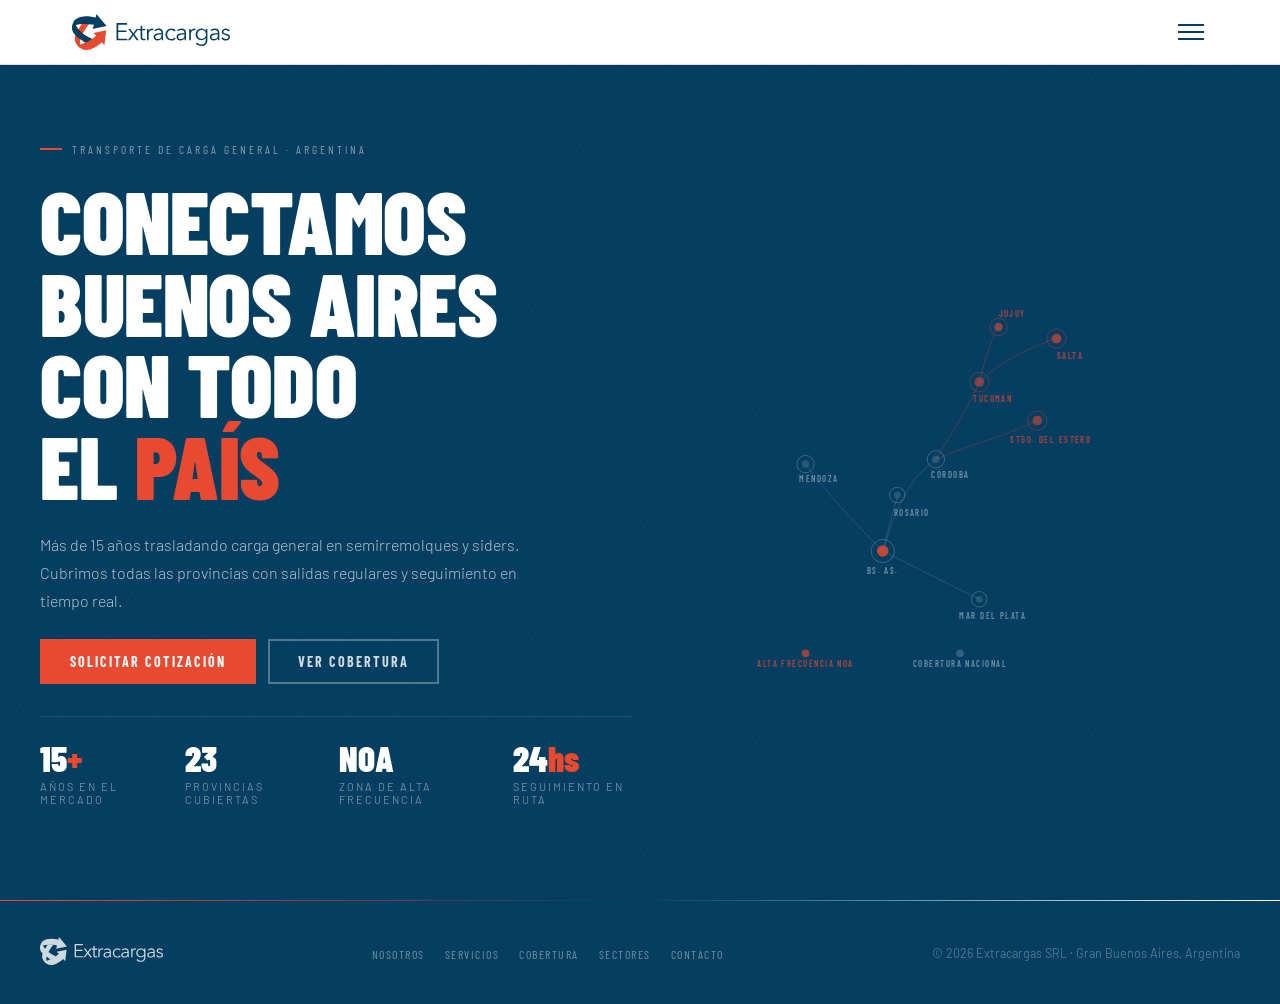
<file: index.html>
<!DOCTYPE html>
<html lang="es">
<head>
  <meta charset="UTF-8"/>
  <meta name="viewport" content="width=device-width, initial-scale=1.0"/>
  <meta name="description" content="Transporte de carga general desde Buenos Aires a todo el país. 15+ años de experiencia. Semirremolques, siders y seguimiento GPS en tiempo real."/>
  <title>Transporte de carga de Buenos Aires a todo el país | Extracargas</title>

  <!-- SEO -->
  <link rel="canonical" href="https://www.extracargas.com.ar/"/>
  <meta property="og:type" content="website"/>
  <meta property="og:title" content="Transporte de carga de Buenos Aires a todo el país | Extracargas"/>
  <meta property="og:description" content="Transporte de carga general desde Buenos Aires a todo el país. 15+ años de experiencia. Semirremolques, siders y seguimiento GPS en tiempo real."/>
  <meta property="og:image" content="https://www.extracargas.com.ar/img/og-extracargas.jpg"/>
  <meta property="og:url" content="https://www.extracargas.com.ar/"/>
  <meta property="og:locale" content="es_AR"/>
  <meta property="og:site_name" content="Extracargas"/>
  <meta name="twitter:card" content="summary_large_image"/>

  <!-- Favicon -->
  <link rel="icon" type="image/svg+xml" href="img/isologo.svg"/>
  <link rel="icon" type="image/png" href="img/isologo.png"/>

  <!-- Tipografías -->
  <link rel="preconnect" href="https://fonts.googleapis.com"/>
  <link rel="preconnect" href="https://fonts.gstatic.com" crossorigin/>
  <link href="https://fonts.googleapis.com/css2?family=Barlow+Condensed:wght@400;600;700;900&family=Barlow:wght@300;400;500&display=swap" rel="stylesheet"/>

  <!-- Estilos -->
  <link rel="stylesheet" href="css/styles.css"/>

  <!-- Datos estructurados -->
  <script type="application/ld+json">
  {
    "@context": "https://schema.org",
    "@type": "LocalBusiness",
    "name": "Extracargas SRL",
    "description": "Transporte de carga general desde Buenos Aires a todo el país.",
    "url": "https://www.extracargas.com.ar",
    "telephone": "TELEFONO_A_COMPLETAR",
    "email": "operaciones@extracargas.com.ar",
    "address": {
      "@type": "PostalAddress",
      "addressRegion": "Buenos Aires",
      "addressCountry": "AR"
    },
    "areaServed": "AR",
    "knowsAbout": ["Transporte de carga general","Semirremolques","Siders","Distribución nacional","Seguimiento GPS"]
  }
  </script>
</head>
<body>

  <!-- ══════════════════════════════════════
       NAVBAR
  ══════════════════════════════════════ -->
  <nav class="nav-barra">
    <div class="nav-inner">

      <!-- Logo -->
      <a href="index.html" class="nav-logo">
        <img src="img/logo_horizontal.svg" alt="Extracargas"/>
      </a>

      <!-- Links desktop (se ocultan con el nuevo CSS) -->
      <ul class="nav-enlaces">
        <li><a href="nosotros.html">Nosotros</a></li>
        <li><a href="servicios.html">Servicios</a></li>
        <li><a href="cobertura.html">Cobertura</a></li>
        <li><a href="sectores.html">Sectores</a></li>
        <li><a href="contacto.html" class="nav-cta">Cotizar</a></li>
      </ul>

      <!-- Botón hamburguesa (mobile y desktop) -->
      <div class="nav-derecha">
        <button class="nav-hamburger" id="hamburger" aria-label="Abrir menú">
          <span></span>
          <span></span>
          <span></span>
        </button>

        <!-- Menú desplegable desktop -->
        <div class="nav-menu-desktop" id="menuDesktop">
          <a href="nosotros.html">Nosotros</a>
          <a href="servicios.html">Servicios</a>
          <a href="cobertura.html">Cobertura</a>
          <a href="sectores.html">Sectores</a>
          <a href="contacto.html" class="nav-cta">Cotizar</a>
        </div>
      </div>

    </div>

    <!-- Menú mobile desplegable -->
    <div class="nav-menu-mobile" id="menuMobile">
      <a href="nosotros.html"  onclick="cerrarMenu()">Nosotros</a>
      <a href="servicios.html" onclick="cerrarMenu()">Servicios</a>
      <a href="cobertura.html" onclick="cerrarMenu()">Cobertura</a>
      <a href="sectores.html"  onclick="cerrarMenu()">Sectores</a>
      <a href="contacto.html"  onclick="cerrarMenu()">Cotizar</a>
    </div>
  </nav>


  <!-- ══════════════════════════════════════
       HERO
  ══════════════════════════════════════ -->
  <section id="inicio" class="hero">
    <div class="hero-inner">

      <!-- Columna izquierda: texto -->
      <div class="hero-contenido">

        <span class="hero-tag">Transporte de Carga General · Argentina</span>

        <h1 class="hero-titulo">
          Conectamos<br>
          Buenos Aires<br>
          con todo<br>
          el <span class="acento">país</span>
        </h1>

        <p class="hero-subtitulo">
          Más de 15 años trasladando carga general en semirremolques y siders. Cubrimos todas las provincias con salidas regulares y seguimiento en tiempo real.
        </p>

        <div class="hero-botones">
          <a href="contacto.html" class="btn-rojo">Solicitar cotización</a>
          <a href="cobertura.html" class="btn-ghost-blanco">Ver cobertura</a>
        </div>

        <div class="hero-stats">
          <div>
            <div class="stat-numero">15<span>+</span></div>
            <div class="stat-etiqueta">Años en el mercado</div>
          </div>
          <div>
            <div class="stat-numero">23</div>
            <div class="stat-etiqueta">Provincias cubiertas</div>
          </div>
          <div>
            <div class="stat-numero">NOA</div>
            <div class="stat-etiqueta">Zona de alta frecuencia</div>
          </div>
          <div>
            <div class="stat-numero">24<span>hs</span></div>
            <div class="stat-etiqueta">Seguimiento en ruta</div>
          </div>
        </div>

      </div>

      <!-- Columna derecha: animación de rutas -->
      <div class="hero-animacion" aria-hidden="true">
        <svg width="100%" viewBox="0 0 580 420" xmlns="http://www.w3.org/2000/svg">
          <defs>
            <style>
              .ruta{fill:none;stroke:rgba(255,255,255,0.15);stroke-width:1;stroke-dasharray:600;stroke-dashoffset:600}
              .ruta-noa{stroke:rgba(232,73,49,0.35)}
              .nodo-anillo{fill:none;stroke:rgba(255,255,255,0.25);stroke-width:1}
              .nodo-centro{fill:rgba(255,255,255,0.15)}
              .nodo-etiqueta{font-family:"Barlow Condensed","Barlow",sans-serif;font-size:9px;font-weight:600;letter-spacing:1.5px;text-transform:uppercase;fill:rgba(255,255,255,0.45);text-anchor:middle}
              .nodo-etiqueta-noa{fill:rgba(232,73,49,0.8)}
              .pulso{fill:none;stroke-width:1;opacity:0}
              .r1{animation:dibujar 1.8s 0.2s ease forwards}
              .r2{animation:dibujar 1.8s 0.5s ease forwards}
              .r3{animation:dibujar 1.8s 0.8s ease forwards}
              .r4{animation:dibujar 1.8s 1.0s ease forwards}
              .r5{animation:dibujar 1.8s 1.2s ease forwards}
              .r6{animation:dibujar 1.8s 1.4s ease forwards}
              .r7{animation:dibujar 1.8s 0.3s ease forwards}
              .r8{animation:dibujar 1.8s 0.6s ease forwards}
              @keyframes dibujar{to{stroke-dashoffset:0}}
              .nodo-g{opacity:0}
              .ng1{animation:aparecer 0.4s 1.8s ease forwards}
              .ng2{animation:aparecer 0.4s 2.1s ease forwards}
              .ng3{animation:aparecer 0.4s 2.0s ease forwards}
              .ng4{animation:aparecer 0.4s 2.3s ease forwards}
              .ng5{animation:aparecer 0.4s 2.2s ease forwards}
              .ng6{animation:aparecer 0.4s 2.4s ease forwards}
              .ng7{animation:aparecer 0.4s 2.5s ease forwards}
              .ng-bga{animation:aparecer 0.6s 0.1s ease forwards}
              @keyframes aparecer{from{opacity:0;transform:scale(0.5)}to{opacity:1;transform:scale(1)}}
              .p1{animation:pulsar 2.5s 3.0s ease-out infinite;stroke:rgba(255,255,255,0.3)}
              .p2{animation:pulsar 2.5s 3.3s ease-out infinite;stroke:rgba(255,255,255,0.3)}
              .p3{animation:pulsar 2.5s 3.6s ease-out infinite;stroke:rgba(232,73,49,0.5)}
              .p4{animation:pulsar 2.5s 3.9s ease-out infinite;stroke:rgba(232,73,49,0.5)}
              .p5{animation:pulsar 2.5s 4.2s ease-out infinite;stroke:rgba(232,73,49,0.5)}
              .p6{animation:pulsar 2.5s 3.1s ease-out infinite;stroke:rgba(255,255,255,0.3)}
              .p7{animation:pulsar 2.5s 3.8s ease-out infinite;stroke:rgba(255,255,255,0.3)}
              .p-bga{animation:pulsar 3s 0.5s ease-out infinite;stroke:rgba(232,73,49,0.6)}
              @keyframes pulsar{0%{r:5;opacity:0.8}100%{r:18;opacity:0}}
              .bga-dot{animation:bga-pulso 2s 1s ease-out infinite}
              @keyframes bga-pulso{0%,100%{r:6;opacity:1}50%{r:8;opacity:0.8}}
              .leyenda-g{opacity:0;animation:aparecer 0.5s 3.5s ease forwards}
            </style>
            <path id="ruta-noa-salta" d="M 210 290 C 220 260 230 220 265 195 C 280 170 300 140 310 115 C 330 95 360 80 390 70"/>
            <path id="ruta-cba" d="M 210 290 C 220 260 230 220 265 195"/>
            <path id="ruta-mza" d="M 210 290 C 190 270 160 240 130 200"/>
          </defs>

          <path class="ruta r1" d="M 210 290 C 220 260 230 220 265 195"/>
          <path class="ruta r2" d="M 210 290 C 190 270 160 240 130 200"/>
          <path class="ruta r7" d="M 210 290 C 215 270 220 250 225 235"/>
          <path class="ruta r8" d="M 210 290 C 230 300 270 320 310 340"/>
          <path class="ruta ruta-noa r3" d="M 265 195 C 280 170 300 140 310 115"/>
          <path class="ruta ruta-noa r4" d="M 265 195 C 300 180 340 170 370 155"/>
          <path class="ruta ruta-noa r5" d="M 310 115 C 330 95 360 80 390 70"/>
          <path class="ruta ruta-noa r6" d="M 310 115 C 315 95 320 75 330 58"/>

          <g class="nodo-g ng-bga" style="transform-origin:210px 290px">
            <circle class="pulso p-bga" cx="210" cy="290" r="5"/>
            <circle class="nodo-anillo" cx="210" cy="290" r="12"/>
            <circle class="bga-dot" cx="210" cy="290" r="6" fill="#e84931" opacity="0.9"/>
            <text class="nodo-etiqueta" x="210" y="314">Bs. As.</text>
          </g>
          <g class="nodo-g ng1" style="transform-origin:265px 195px">
            <circle class="pulso p1" cx="265" cy="195" r="5"/>
            <circle class="nodo-anillo" cx="265" cy="195" r="9"/>
            <circle class="nodo-centro" cx="265" cy="195" r="4"/>
            <text class="nodo-etiqueta" x="280" y="214" text-anchor="start">Córdoba</text>
          </g>
          <g class="nodo-g ng2" style="transform-origin:130px 200px">
            <circle class="pulso p2" cx="130" cy="200" r="5"/>
            <circle class="nodo-anillo" cx="130" cy="200" r="9"/>
            <circle class="nodo-centro" cx="130" cy="200" r="4"/>
            <text class="nodo-etiqueta" x="144" y="219" text-anchor="start">Mendoza</text>
          </g>
          <g class="nodo-g ng6" style="transform-origin:225px 232px">
            <circle class="pulso p6" cx="225" cy="232" r="5"/>
            <circle class="nodo-anillo" cx="225" cy="232" r="8"/>
            <circle class="nodo-centro" cx="225" cy="232" r="3.5"/>
            <text class="nodo-etiqueta" x="240" y="254" text-anchor="start">Rosario</text>
          </g>
          <g class="nodo-g ng7" style="transform-origin:310px 340px">
            <circle class="pulso p7" cx="310" cy="340" r="5"/>
            <circle class="nodo-anillo" cx="310" cy="340" r="8"/>
            <circle class="nodo-centro" cx="310" cy="340" r="3.5"/>
            <text class="nodo-etiqueta" x="324" y="360" text-anchor="start">Mar del Plata</text>
          </g>
          <g class="nodo-g ng3" style="transform-origin:310px 115px">
            <circle class="pulso p3" cx="310" cy="115" r="5"/>
            <circle cx="310" cy="115" r="10" fill="none" stroke="rgba(232,73,49,0.4)" stroke-width="1"/>
            <circle cx="310" cy="115" r="5" fill="rgba(232,73,49,0.6)"/>
            <text class="nodo-etiqueta nodo-etiqueta-noa" x="324" y="136" text-anchor="start">Tucumán</text>
          </g>
          <g class="nodo-g ng4" style="transform-origin:370px 155px">
            <circle class="pulso p4" cx="370" cy="155" r="5"/>
            <circle cx="370" cy="155" r="10" fill="none" stroke="rgba(232,73,49,0.4)" stroke-width="1"/>
            <circle cx="370" cy="155" r="5" fill="rgba(232,73,49,0.6)"/>
            <text class="nodo-etiqueta nodo-etiqueta-noa" x="384" y="178" text-anchor="start">Stgo. del Estero</text>
          </g>
          <g class="nodo-g ng5" style="transform-origin:390px 70px">
            <circle class="pulso p5" cx="390" cy="70" r="5"/>
            <circle cx="390" cy="70" r="10" fill="none" stroke="rgba(232,73,49,0.4)" stroke-width="1"/>
            <circle cx="390" cy="70" r="5" fill="rgba(232,73,49,0.7)"/>
            <text class="nodo-etiqueta nodo-etiqueta-noa" x="404" y="91" text-anchor="start">Salta</text>
          </g>
          <g class="nodo-g ng5" style="transform-origin:330px 58px">
            <circle class="pulso p5" cx="330" cy="58" r="5"/>
            <circle cx="330" cy="58" r="9" fill="none" stroke="rgba(232,73,49,0.4)" stroke-width="1"/>
            <circle cx="330" cy="58" r="4.5" fill="rgba(232,73,49,0.65)"/>
            <text class="nodo-etiqueta nodo-etiqueta-noa" x="344" y="48" text-anchor="start">Jujuy</text>
          </g>

          <circle r="3" fill="rgba(255,255,255,0.9)" opacity="0">
            <animate attributeName="opacity" from="0" to="1" begin="3.5s" dur="0.01s" fill="freeze"/>
            <animateMotion dur="3.5s" begin="3.5s" repeatCount="indefinite"><mpath href="#ruta-noa-salta"/></animateMotion>
          </circle>
          <circle r="2.5" fill="rgba(255,255,255,0.9)" opacity="0">
            <animate attributeName="opacity" from="0" to="1" begin="4.2s" dur="0.01s" fill="freeze"/>
            <animateMotion dur="3s" begin="4.2s" repeatCount="indefinite"><mpath href="#ruta-cba"/></animateMotion>
          </circle>
          <circle r="2.5" fill="rgba(255,255,255,0.9)" opacity="0">
            <animate attributeName="opacity" from="0" to="1" begin="5.0s" dur="0.01s" fill="freeze"/>
            <animateMotion dur="3.8s" begin="5.0s" repeatCount="indefinite"><mpath href="#ruta-mza"/></animateMotion>
          </circle>

          <g class="leyenda-g" style="transform-origin:210px 403px">
            <circle cx="130" cy="396" r="4" fill="rgba(232,73,49,0.7)"/>
            <text class="nodo-etiqueta nodo-etiqueta-noa" x="130" y="410" text-anchor="middle">Alta frecuencia NOA</text>
            <circle cx="290" cy="396" r="4" fill="rgba(255,255,255,0.2)"/>
            <text class="nodo-etiqueta" x="290" y="410" text-anchor="middle">Cobertura nacional</text>
          </g>
        </svg>
      </div>

    </div>
  </section>

  <div class="divisor"></div>


  <!-- ══════════════════════════════════════
       FOOTER
  ══════════════════════════════════════ -->
  <footer>
    <div class="footer-inner">

      <a href="index.html" class="footer-logo">
        <img src="img/logo_horizontal.svg" alt="Extracargas" style="filter: brightness(0) invert(1); opacity: .8;"/>
      </a>

      <ul class="footer-enlaces">
        <li><a href="nosotros.html">Nosotros</a></li>
        <li><a href="servicios.html">Servicios</a></li>
        <li><a href="cobertura.html">Cobertura</a></li>
        <li><a href="sectores.html">Sectores</a></li>
        <li><a href="contacto.html">Contacto</a></li>
      </ul>

      <p class="footer-copy">© 2026 Extracargas SRL · Gran Buenos Aires, Argentina</p>

    </div>
  </footer>


  <!-- JavaScript -->
  <script src="js/main.js"></script>

</body>
</html>
</file>
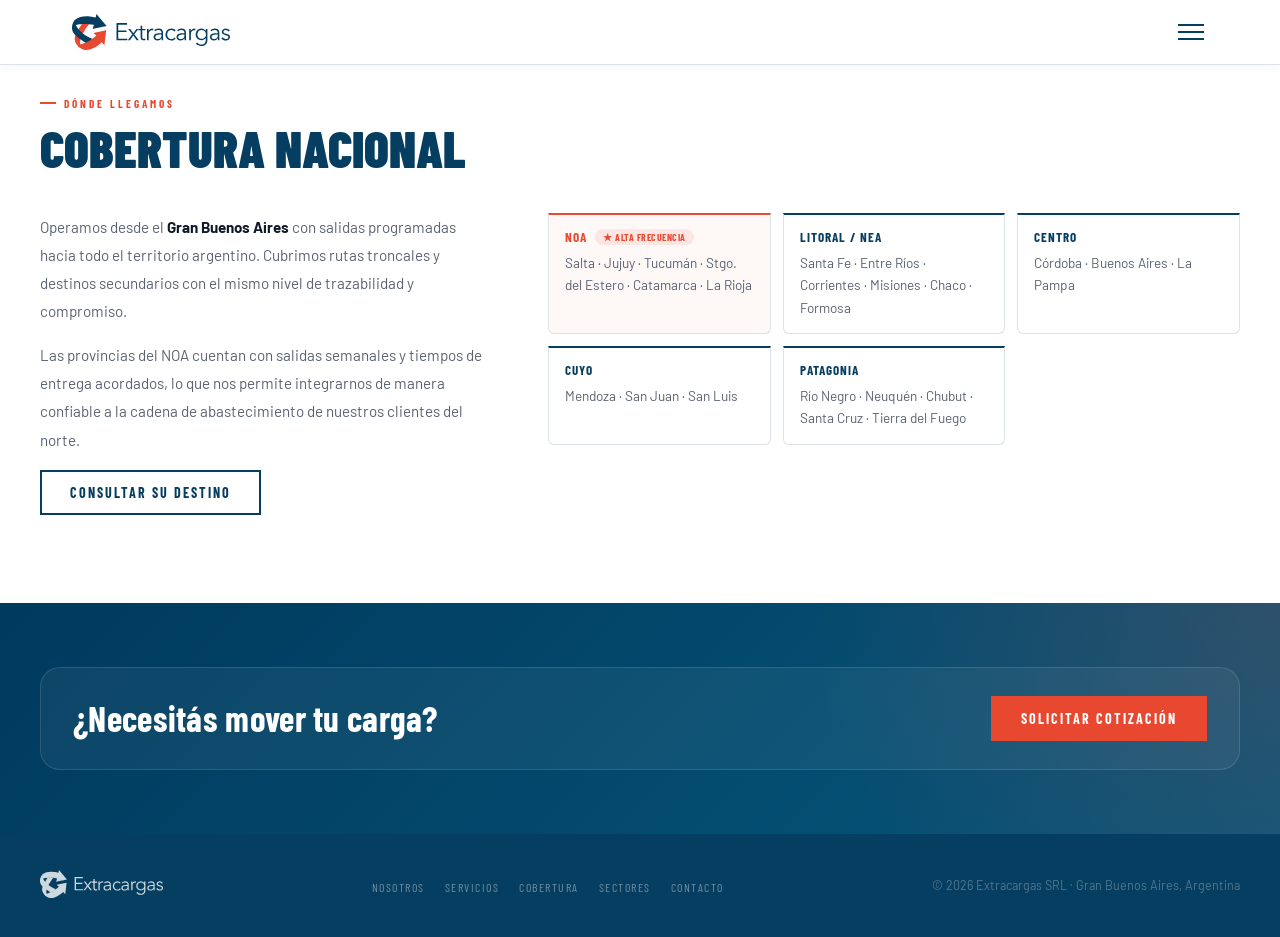
<file: cobertura.html>
<!DOCTYPE html>
<html lang="es">
<head>
  <meta charset="UTF-8"/>
  <meta name="viewport" content="width=device-width, initial-scale=1.0"/>
  <meta name="description" content="Llegamos a las 23 provincias argentinas con salidas regulares. Alta frecuencia al NOA: Tucumán, Salta, Jujuy, Santiago del Estero y Catamarca."/>
  <title>Cobertura nacional con alta frecuencia al NOA | Extracargas</title>

  <!-- SEO -->
  <link rel="canonical" href="https://www.extracargas.com.ar/cobertura.html"/>
  <meta property="og:type" content="website"/>
  <meta property="og:title" content="Cobertura nacional con alta frecuencia al NOA | Extracargas"/>
  <meta property="og:description" content="Llegamos a las 23 provincias argentinas con salidas regulares. Alta frecuencia al NOA: Tucumán, Salta, Jujuy, Santiago del Estero y Catamarca."/>
  <meta property="og:image" content="https://www.extracargas.com.ar/img/og-extracargas.jpg"/>
  <meta property="og:url" content="https://www.extracargas.com.ar/cobertura.html"/>
  <meta property="og:locale" content="es_AR"/>
  <meta property="og:site_name" content="Extracargas"/>
  <meta name="twitter:card" content="summary_large_image"/>

  <!-- Favicon -->
  <link rel="icon" type="image/svg+xml" href="img/isologo.svg"/>
  <link rel="icon" type="image/png" href="img/isologo.png"/>

  <!-- Tipografías -->
  <link rel="preconnect" href="https://fonts.googleapis.com"/>
  <link rel="preconnect" href="https://fonts.gstatic.com" crossorigin/>
  <link href="https://fonts.googleapis.com/css2?family=Barlow+Condensed:wght@400;600;700;900&family=Barlow:wght@300;400;500&display=swap" rel="stylesheet"/>

  <!-- Estilos -->
  <link rel="stylesheet" href="css/styles.css"/>
</head>
<body>

  <!-- ══════════════════════════════════════
       NAVBAR
  ══════════════════════════════════════ -->
  <nav class="nav-barra">
    <div class="nav-inner">

      <!-- Logo -->
      <a href="index.html" class="nav-logo">
        <img src="img/logo_horizontal.svg" alt="Extracargas"/>
      </a>

      <!-- Links desktop (ocultos por CSS) -->
      <ul class="nav-enlaces">
        <li><a href="nosotros.html">Nosotros</a></li>
        <li><a href="servicios.html">Servicios</a></li>
        <li><a href="cobertura.html" class="activo">Cobertura</a></li>
        <li><a href="sectores.html">Sectores</a></li>
        <li><a href="contacto.html" class="nav-cta">Cotizar</a></li>
      </ul>

      <!-- Botón hamburguesa + desplegable desktop -->
      <div class="nav-derecha">
        <button class="nav-hamburger" id="hamburger" aria-label="Abrir menú">
          <span></span>
          <span></span>
          <span></span>
        </button>

        <div class="nav-menu-desktop" id="menuDesktop">
          <a href="nosotros.html">Nosotros</a>
          <a href="servicios.html">Servicios</a>
          <a href="cobertura.html">Cobertura</a>
          <a href="sectores.html">Sectores</a>
          <a href="contacto.html" class="nav-cta">Cotizar</a>
        </div>
      </div>

    </div>

    <!-- Menú mobile desplegable -->
    <div class="nav-menu-mobile" id="menuMobile">
      <a href="nosotros.html"  onclick="cerrarMenu()">Nosotros</a>
      <a href="servicios.html" onclick="cerrarMenu()">Servicios</a>
      <a href="cobertura.html" onclick="cerrarMenu()">Cobertura</a>
      <a href="sectores.html"  onclick="cerrarMenu()">Sectores</a>
      <a href="contacto.html"  onclick="cerrarMenu()">Cotizar</a>
    </div>
  </nav>


  <!-- ══════════════════════════════════════
       COBERTURA
  ══════════════════════════════════════ -->
  <section id="cobertura" class="seccion">
    <div class="seccion-inner">

      <div class="seccion-label fade-up">Dónde llegamos</div>
      <h2 class="seccion-titulo fade-up">Cobertura nacional</h2>

      <div class="cobertura-grilla">

        <div class="cobertura-info fade-up">
          <p>
            Operamos desde el <strong>Gran Buenos Aires</strong> con salidas programadas hacia todo el territorio argentino. Cubrimos rutas troncales y destinos secundarios con el mismo nivel de trazabilidad y compromiso.
          </p>
          <p>
            Las provincias del NOA cuentan con salidas semanales y tiempos de entrega acordados, lo que nos permite integrarnos de manera confiable a la cadena de abastecimiento de nuestros clientes del norte.
          </p>
          <a href="contacto.html" class="btn-ghost-azul">Consultar su destino</a>
        </div>

        <div class="region-grilla fade-up">

          <div class="region-card noa">
            <div class="region-card-titulo">NOA <span class="region-badge">★ Alta frecuencia</span></div>
            <div class="region-card-provincias">Salta · Jujuy · Tucumán · Stgo. del Estero · Catamarca · La Rioja</div>
          </div>

          <div class="region-card">
            <div class="region-card-titulo">Litoral / NEA</div>
            <div class="region-card-provincias">Santa Fe · Entre Ríos · Corrientes · Misiones · Chaco · Formosa</div>
          </div>

          <div class="region-card">
            <div class="region-card-titulo">Centro</div>
            <div class="region-card-provincias">Córdoba · Buenos Aires · La Pampa</div>
          </div>

          <div class="region-card">
            <div class="region-card-titulo">Cuyo</div>
            <div class="region-card-provincias">Mendoza · San Juan · San Luis</div>
          </div>

          <div class="region-card">
            <div class="region-card-titulo">Patagonia</div>
            <div class="region-card-provincias">Río Negro · Neuquén · Chubut · Santa Cruz · Tierra del Fuego</div>
          </div>

        </div>

      </div>
    </div>
  </section>


  <section class="cta-band" aria-label="CTA final">
    <div class="cta-band-inner">
      <h2>¿Necesitás mover tu carga?</h2>
      <a href="contacto.html" class="btn-rojo">Solicitar cotización</a>
    </div>
  </section>

  <!-- ══════════════════════════════════════
       FOOTER
  ══════════════════════════════════════ -->
  <footer>
    <div class="footer-inner">

      <a href="index.html" class="footer-logo">
        <img src="img/logo_horizontal.svg" alt="Extracargas" style="filter: brightness(0) invert(1); opacity: .8;"/>
      </a>

      <ul class="footer-enlaces">
        <li><a href="nosotros.html">Nosotros</a></li>
        <li><a href="servicios.html">Servicios</a></li>
        <li><a href="cobertura.html">Cobertura</a></li>
        <li><a href="sectores.html">Sectores</a></li>
        <li><a href="contacto.html">Contacto</a></li>
      </ul>

      <p class="footer-copy">© 2026 Extracargas SRL · Gran Buenos Aires, Argentina</p>

    </div>
  </footer>


  <!-- JavaScript -->
  <script src="js/main.js"></script>

</body>
</html>
</file>
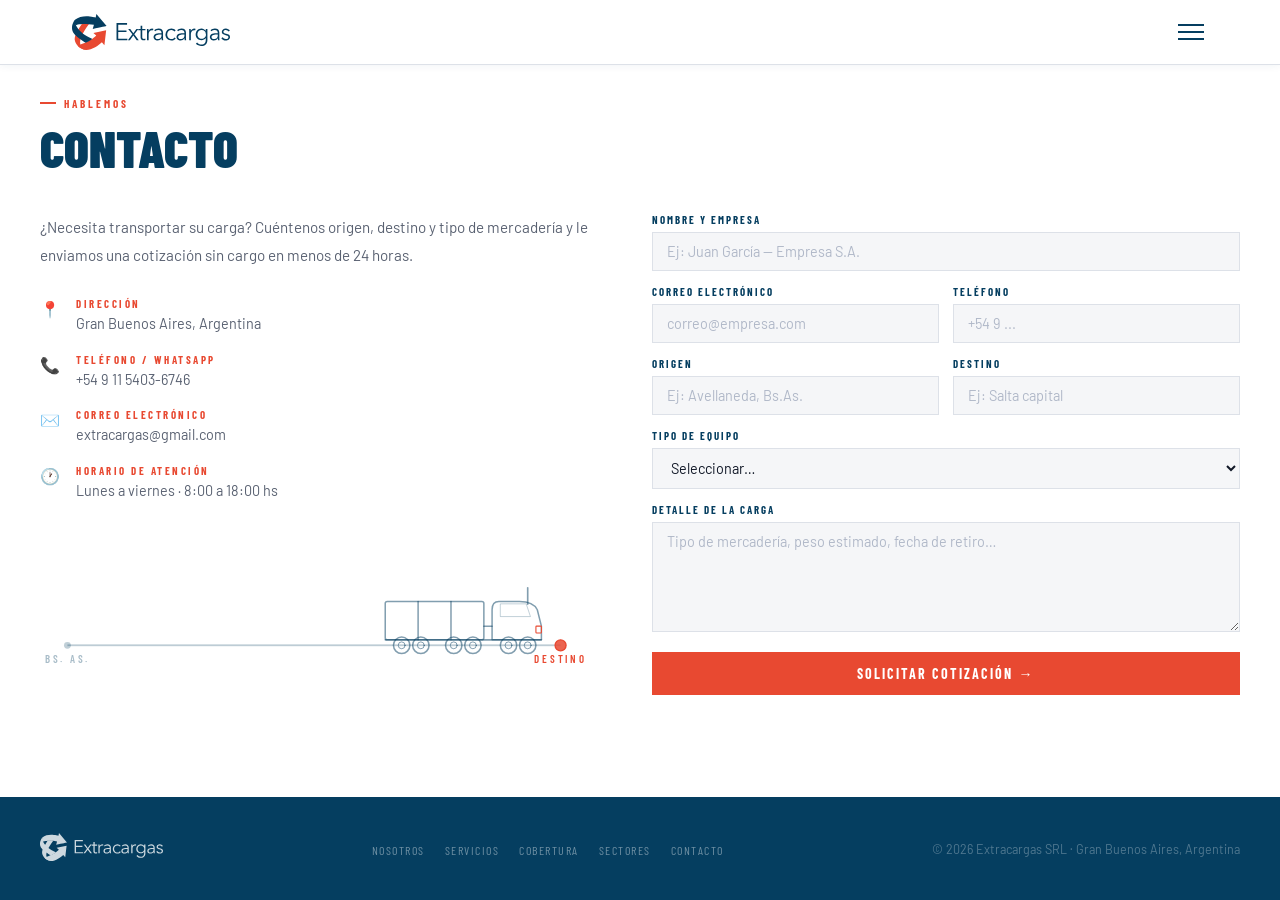
<file: contacto.html>
<!DOCTYPE html>
<html lang="es">
<head>
  <meta charset="UTF-8"/>
  <meta name="viewport" content="width=device-width, initial-scale=1.0"/>
  <meta name="description" content="Solicitá tu cotización de transporte de carga general. Cubrimos todas las provincias con salidas regulares. Respondemos en el día."/>
  <title>Cotizá tu envío — Contacto | Extracargas</title>

  <!-- SEO -->
  <link rel="canonical" href="https://www.extracargas.com.ar/contacto.html"/>
  <meta property="og:type" content="website"/>
  <meta property="og:title" content="Cotizá tu envío — Contacto | Extracargas"/>
  <meta property="og:description" content="Solicitá tu cotización de transporte de carga general. Cubrimos todas las provincias con salidas regulares. Respondemos en el día."/>
  <meta property="og:image" content="https://www.extracargas.com.ar/img/og-extracargas.jpg"/>
  <meta property="og:url" content="https://www.extracargas.com.ar/contacto.html"/>
  <meta property="og:locale" content="es_AR"/>
  <meta property="og:site_name" content="Extracargas"/>
  <meta name="twitter:card" content="summary_large_image"/>

  <!-- Favicon -->
  <link rel="icon" type="image/svg+xml" href="img/isologo.svg"/>
  <link rel="icon" type="image/png" href="img/isologo.png"/>

  <!-- Tipografías -->
  <link rel="preconnect" href="https://fonts.googleapis.com"/>
  <link rel="preconnect" href="https://fonts.gstatic.com" crossorigin/>
  <link href="https://fonts.googleapis.com/css2?family=Barlow+Condensed:wght@400;600;700;900&family=Barlow:wght@300;400;500&display=swap" rel="stylesheet"/>

  <!-- Estilos -->
  <link rel="stylesheet" href="css/styles.css"/>
</head>
<body>

  <!-- ══════════════════════════════════════
       NAVBAR
  ══════════════════════════════════════ -->
  <nav class="nav-barra">
    <div class="nav-inner">

      <!-- Logo -->
      <a href="index.html" class="nav-logo">
        <img src="img/logo_horizontal.svg" alt="Extracargas"/>
      </a>

      <!-- Links desktop (ocultos por CSS) -->
      <ul class="nav-enlaces">
        <li><a href="nosotros.html">Nosotros</a></li>
        <li><a href="servicios.html">Servicios</a></li>
        <li><a href="cobertura.html">Cobertura</a></li>
        <li><a href="sectores.html">Sectores</a></li>
        <li><a href="contacto.html" class="nav-cta">Cotizar</a></li>
      </ul>

      <!-- Botón hamburguesa + desplegable desktop -->
      <div class="nav-derecha">
        <button class="nav-hamburger" id="hamburger" aria-label="Abrir menú">
          <span></span>
          <span></span>
          <span></span>
        </button>

        <div class="nav-menu-desktop" id="menuDesktop">
          <a href="nosotros.html">Nosotros</a>
          <a href="servicios.html">Servicios</a>
          <a href="cobertura.html">Cobertura</a>
          <a href="sectores.html">Sectores</a>
          <a href="contacto.html" class="nav-cta">Cotizar</a>
        </div>
      </div>

    </div>

    <!-- Menú mobile desplegable -->
    <div class="nav-menu-mobile" id="menuMobile">
      <a href="nosotros.html"  onclick="cerrarMenu()">Nosotros</a>
      <a href="servicios.html" onclick="cerrarMenu()">Servicios</a>
      <a href="cobertura.html" onclick="cerrarMenu()">Cobertura</a>
      <a href="sectores.html"  onclick="cerrarMenu()">Sectores</a>
      <a href="contacto.html"  onclick="cerrarMenu()">Cotizar</a>
    </div>
  </nav>


  <!-- ══════════════════════════════════════
       CONTACTO
  ══════════════════════════════════════ -->
  <section id="contacto" class="seccion">
    <div class="seccion-inner">

      <div class="seccion-label fade-up">Hablemos</div>
      <h2 class="seccion-titulo fade-up">Contacto</h2>

      <div class="contacto-grilla">

        <div class="contacto-info fade-up">
          <p>¿Necesita transportar su carga? Cuéntenos origen, destino y tipo de mercadería y le enviamos una cotización sin cargo en menos de 24 horas.</p>

          <div class="dato-contacto">
            <span class="dato-icono">📍</span>
            <div>
              <div class="dato-etiqueta">Dirección</div>
              <div class="dato-valor">Gran Buenos Aires, Argentina</div>
            </div>
          </div>
          <div class="dato-contacto">
            <span class="dato-icono">📞</span>
            <div>
              <div class="dato-etiqueta">Teléfono / WhatsApp</div>
              <a href="tel:+5491154036746" class="dato-valor">+54 9 11 5403-6746</a>
            </div>
          </div>
          <div class="dato-contacto">
            <span class="dato-icono">✉️</span>
            <div>
              <div class="dato-etiqueta">Correo electrónico</div>
              <a href="mailto:extracargas@gmail.com" class="dato-valor">extracargas@gmail.com</a>
            </div>
          </div>
          <div class="dato-contacto">
            <span class="dato-icono">🕐</span>
            <div>
              <div class="dato-etiqueta">Horario de atención</div>
              <div class="dato-valor">Lunes a viernes · 8:00 a 18:00 hs</div>
            </div>
          </div>

          <!-- ── Camión animado ── -->
          <div class="camion-animacion" aria-hidden="true" style="margin-top:32px;">
            <svg width="100%" viewBox="0 0 400 110" xmlns="http://www.w3.org/2000/svg">
              <defs>
                <style>
                  .c-ruta-progreso{fill:none;stroke:rgba(5,62,96,0.2);stroke-width:1.5;stroke-dasharray:380;stroke-dashoffset:380;animation:c-trazar 2.5s 0.2s ease forwards}
                  @keyframes c-trazar{to{stroke-dashoffset:0}}
                  .c-camion{animation:c-avanzar 10s 0.3s cubic-bezier(0.25,0,0.2,1) forwards}
                  @keyframes c-avanzar{0%{transform:translateX(-200px)}100%{transform:translateX(240px)}}
                  .c-rueda{animation:c-girar 0.7s linear infinite;transform-box:fill-box;transform-origin:center}
                  @keyframes c-girar{to{transform:rotate(360deg)}}
                  .c-destino{opacity:0;animation:c-aparecer 0.4s 3.8s ease forwards}
                  @keyframes c-aparecer{to{opacity:1}}
                  .c-pulso{fill:none;stroke:#e84931;animation:c-pulsar 2s 4s ease-out infinite}
                  @keyframes c-pulsar{0%{r:4;opacity:0.8}100%{r:14;opacity:0}}
                  .c-etiq{font-family:'Barlow Condensed',sans-serif;font-size:8px;font-weight:600;letter-spacing:2px;text-transform:uppercase;text-anchor:middle}
                </style>
              </defs>
              <line x1="20" y1="82" x2="380" y2="82" stroke="rgba(5,62,96,0.08)" stroke-width="1"/>
              <line class="c-ruta-progreso" x1="20" y1="82" x2="380" y2="82"/>
              <circle cx="20" cy="82" r="2.5" fill="rgba(5,62,96,0.25)"/>
              <text class="c-etiq" x="20" y="95" fill="rgba(5,62,96,0.35)">Bs. As.</text>
              <g class="c-destino">
                <circle class="c-pulso" cx="380" cy="82" r="4"/>
                <circle cx="380" cy="82" r="4" fill="#e84931" opacity="0.85"/>
                <text class="c-etiq" x="380" y="95" fill="#e84931">Destino</text>
              </g>
              <g class="c-camion" fill="none" stroke="rgba(5,62,96,0.5)" stroke-width="1.1" stroke-linejoin="round" stroke-linecap="round">
                <rect x="12" y="50" width="72" height="28" rx="1.5"/>
                <line x1="36" y1="50" x2="36" y2="78"/>
                <line x1="60" y1="50" x2="60" y2="78"/>
                <line x1="84" y1="68" x2="90" y2="68"/>
                <path d="M 90 78 L 90 56 Q 90 50 95 50 L 110 50 Q 120 50 123 56 L 126 68 L 126 78 Z"/>
                <path d="M 96 52 L 96 61 L 118 61 L 115 52 Z" stroke-width="0.7" opacity="0.5"/>
                <rect x="122" y="68" width="4" height="5" rx="0.5" stroke="#e84931" stroke-width="0.8"/>
                <line x1="116" y1="40" x2="116" y2="52" stroke-width="1.2"/>
                <line x1="12" y1="78" x2="126" y2="78" stroke-width="1.2"/>
                <circle class="c-rueda" cx="24" cy="82" r="6"/>
                <circle cx="24" cy="82" r="2.5" stroke-width="0.7"/>
                <circle class="c-rueda" cx="38" cy="82" r="6"/>
                <circle cx="38" cy="82" r="2.5" stroke-width="0.7"/>
                <circle class="c-rueda" cx="62" cy="82" r="6"/>
                <circle cx="62" cy="82" r="2.5" stroke-width="0.7"/>
                <circle class="c-rueda" cx="76" cy="82" r="6"/>
                <circle cx="76" cy="82" r="2.5" stroke-width="0.7"/>
                <circle class="c-rueda" cx="102" cy="82" r="6"/>
                <circle cx="102" cy="82" r="2.5" stroke-width="0.7"/>
                <circle class="c-rueda" cx="116" cy="82" r="6"/>
                <circle cx="116" cy="82" r="2.5" stroke-width="0.7"/>
              </g>
            </svg>
          </div>

        </div>

        <div class="contacto-formulario fade-up">

          <form
            action="https://formspree.io/f/xzdykkwz"
            method="POST"
            id="form-contacto"
          >
            <input type="hidden" name="_subject" value="Nueva consulta desde extracargas.com.ar"/>
            <input type="hidden" name="_next" value="https://extracargas.com.ar/contacto.html"/>

            <div class="form-fila">
              <div class="form-grupo form-grupo-completo">
                <label class="form-etiqueta" for="campo-nombre">Nombre y empresa</label>
                <input class="form-input" type="text" id="campo-nombre" name="nombre_empresa" placeholder="Ej: Juan García — Empresa S.A." required/>
              </div>
            </div>
            <div class="form-fila">
              <div class="form-grupo">
                <label class="form-etiqueta" for="campo-email">Correo electrónico</label>
                <input class="form-input" type="email" id="campo-email" name="email" placeholder="correo@empresa.com" required/>
              </div>
              <div class="form-grupo">
                <label class="form-etiqueta" for="campo-telefono">Teléfono</label>
                <input class="form-input" type="tel" id="campo-telefono" name="telefono" placeholder="+54 9 ..."/>
              </div>
            </div>
            <div class="form-fila">
              <div class="form-grupo">
                <label class="form-etiqueta" for="campo-origen">Origen</label>
                <input class="form-input" type="text" id="campo-origen" name="origen" placeholder="Ej: Avellaneda, Bs.As."/>
              </div>
              <div class="form-grupo">
                <label class="form-etiqueta" for="campo-destino">Destino</label>
                <input class="form-input" type="text" id="campo-destino" name="destino" placeholder="Ej: Salta capital"/>
              </div>
            </div>
            <div class="form-fila">
              <div class="form-grupo form-grupo-completo">
                <label class="form-etiqueta" for="campo-equipo">Tipo de equipo</label>
                <select class="form-select" id="campo-equipo" name="tipo_equipo">
                  <option value="" disabled selected>Seleccionar…</option>
                  <option>Semirremolque</option>
                  <option>Sider</option>
                  <option>No lo sé todavía</option>
                </select>
              </div>
            </div>
            <div class="form-fila">
              <div class="form-grupo form-grupo-completo">
                <label class="form-etiqueta" for="campo-detalle">Detalle de la carga</label>
                <textarea class="form-textarea" id="campo-detalle" name="detalle_carga" placeholder="Tipo de mercadería, peso estimado, fecha de retiro…" required></textarea>
              </div>
            </div>

            <div class="form-enviar" id="form-enviar">
              <button type="submit" class="btn-rojo">Solicitar cotización →</button>
            </div>
            <div class="form-exito" id="form-exito">
              ✅ ¡Gracias! Recibimos su consulta. Un ejecutivo le responderá en menos de 24 horas.
            </div>

          </form>
        </div>

      </div>
    </div>
  </section>


  <!-- ══════════════════════════════════════
       FOOTER
  ══════════════════════════════════════ -->
  <footer>
    <div class="footer-inner">

      <a href="index.html" class="footer-logo">
        <img src="img/logo_horizontal.svg" alt="Extracargas" style="filter: brightness(0) invert(1); opacity: .8;"/>
      </a>

      <ul class="footer-enlaces">
        <li><a href="nosotros.html">Nosotros</a></li>
        <li><a href="servicios.html">Servicios</a></li>
        <li><a href="cobertura.html">Cobertura</a></li>
        <li><a href="sectores.html">Sectores</a></li>
        <li><a href="contacto.html">Contacto</a></li>
      </ul>

      <p class="footer-copy">© 2026 Extracargas SRL · Gran Buenos Aires, Argentina</p>

    </div>
  </footer>


  <!-- JavaScript -->
  <script src="js/main.js"></script>

</body>
</html>
</file>
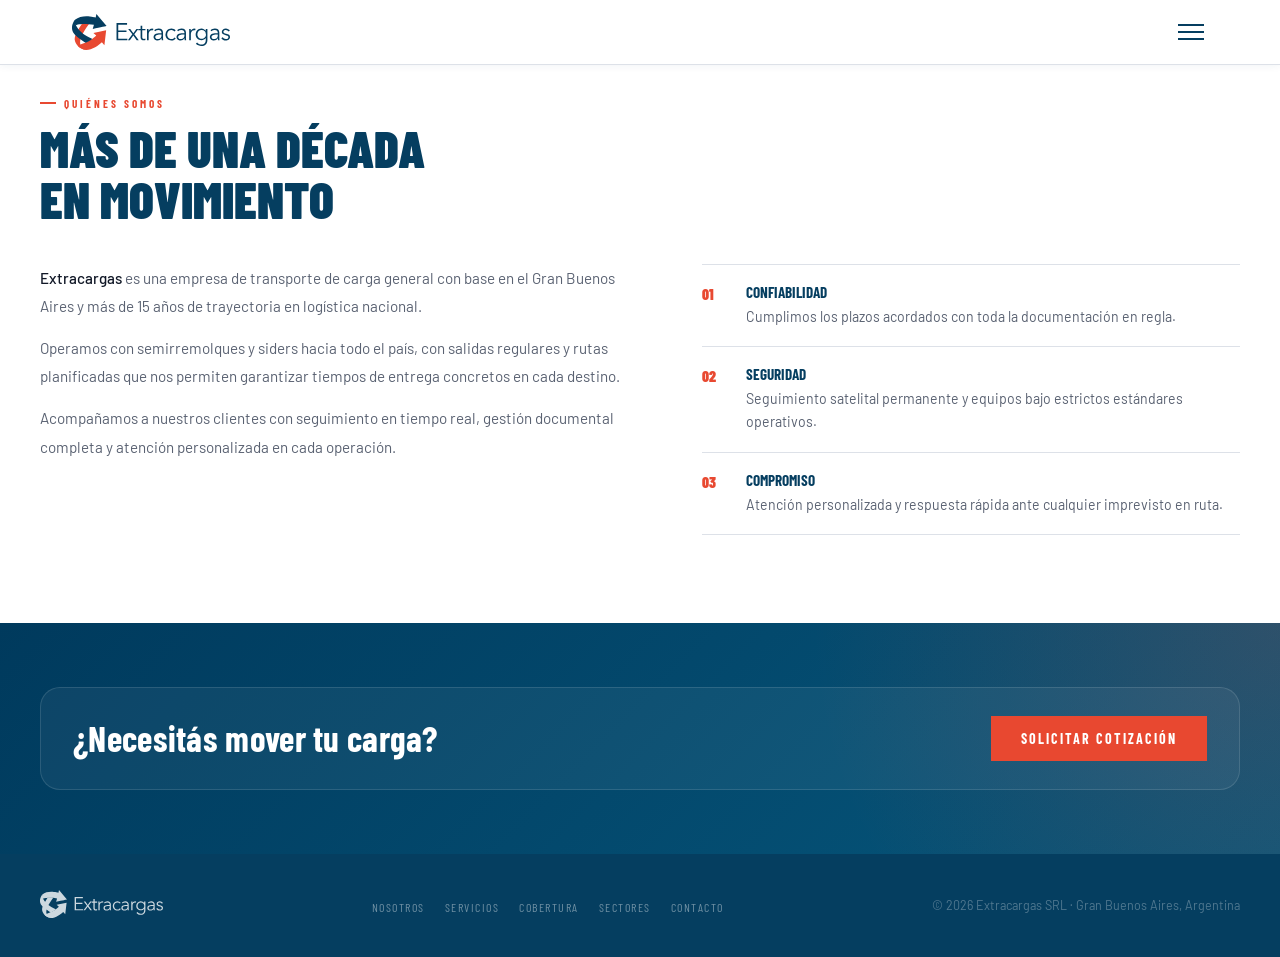
<file: nosotros.html>
<!DOCTYPE html>
<html lang="es">
<head>
  <meta charset="UTF-8"/>
  <meta name="viewport" content="width=device-width, initial-scale=1.0"/>
  <meta name="description" content="Somos una empresa familiar con más de 15 años transportando carga general en semirremolques y siders. Base en Buenos Aires, cobertura nacional."/>
  <title>15+ años en transporte de carga general | Extracargas</title>

  <!-- SEO -->
  <link rel="canonical" href="https://www.extracargas.com.ar/nosotros.html"/>
  <meta property="og:type" content="website"/>
  <meta property="og:title" content="15+ años en transporte de carga general | Extracargas"/>
  <meta property="og:description" content="Somos una empresa familiar con más de 15 años transportando carga general en semirremolques y siders. Base en Buenos Aires, cobertura nacional."/>
  <meta property="og:image" content="https://www.extracargas.com.ar/img/og-extracargas.jpg"/>
  <meta property="og:url" content="https://www.extracargas.com.ar/nosotros.html"/>
  <meta property="og:locale" content="es_AR"/>
  <meta property="og:site_name" content="Extracargas"/>
  <meta name="twitter:card" content="summary_large_image"/>

  <!-- Favicon -->
  <link rel="icon" type="image/svg+xml" href="img/isologo.svg"/>
  <link rel="icon" type="image/png" href="img/isologo.png"/>

  <!-- Tipografías -->
  <link rel="preconnect" href="https://fonts.googleapis.com"/>
  <link rel="preconnect" href="https://fonts.gstatic.com" crossorigin/>
  <link href="https://fonts.googleapis.com/css2?family=Barlow+Condensed:wght@400;600;700;900&family=Barlow:wght@300;400;500&display=swap" rel="stylesheet"/>

  <!-- Estilos -->
  <link rel="stylesheet" href="css/styles.css"/>
</head>
<body>

  <!-- ══════════════════════════════════════
       NAVBAR
  ══════════════════════════════════════ -->
  <nav class="nav-barra">
    <div class="nav-inner">

      <!-- Logo -->
      <a href="index.html" class="nav-logo">
        <img src="img/logo_horizontal.svg" alt="Extracargas"/>
      </a>

      <!-- Links desktop (ocultos por CSS) -->
      <ul class="nav-enlaces">
        <li><a href="nosotros.html" class="activo">Nosotros</a></li>
        <li><a href="servicios.html">Servicios</a></li>
        <li><a href="cobertura.html">Cobertura</a></li>
        <li><a href="sectores.html">Sectores</a></li>
        <li><a href="contacto.html" class="nav-cta">Cotizar</a></li>
      </ul>

      <!-- Botón hamburguesa + desplegable desktop -->
      <div class="nav-derecha">
        <button class="nav-hamburger" id="hamburger" aria-label="Abrir menú">
          <span></span>
          <span></span>
          <span></span>
        </button>

        <div class="nav-menu-desktop" id="menuDesktop">
          <a href="nosotros.html">Nosotros</a>
          <a href="servicios.html">Servicios</a>
          <a href="cobertura.html">Cobertura</a>
          <a href="sectores.html">Sectores</a>
          <a href="contacto.html" class="nav-cta">Cotizar</a>
        </div>
      </div>

    </div>

    <!-- Menú mobile desplegable -->
    <div class="nav-menu-mobile" id="menuMobile">
      <a href="nosotros.html"  onclick="cerrarMenu()">Nosotros</a>
      <a href="servicios.html" onclick="cerrarMenu()">Servicios</a>
      <a href="cobertura.html" onclick="cerrarMenu()">Cobertura</a>
      <a href="sectores.html"  onclick="cerrarMenu()">Sectores</a>
      <a href="contacto.html"  onclick="cerrarMenu()">Cotizar</a>
    </div>
  </nav>


  <!-- ══════════════════════════════════════
       NOSOTROS
  ══════════════════════════════════════ -->
  <section id="nosotros" class="seccion">
    <div class="seccion-inner">

      <div class="seccion-label fade-up">Quiénes somos</div>
      <h2 class="seccion-titulo fade-up">Más de una década<br>en movimiento</h2>

      <div class="nosotros-grilla">
        <div class="nosotros-texto fade-up">
          <p>
            <strong>Extracargas</strong> es una empresa de transporte de carga general con base en el Gran Buenos Aires y más de 15 años de trayectoria en logística nacional.
          </p>
          <p>
            Operamos con semirremolques y siders hacia todo el país, con salidas regulares y rutas planificadas que nos permiten garantizar tiempos de entrega concretos en cada destino.
          </p>
          <p>
            Acompañamos a nuestros clientes con seguimiento en tiempo real, gestión documental completa y atención personalizada en cada operación.
          </p>
        </div>

        <div class="nosotros-valores fade-up">
          <div class="valor-item">
            <div class="valor-numero">01</div>
            <div class="valor-cuerpo">
              <h4>Confiabilidad</h4>
              <p>Cumplimos los plazos acordados con toda la documentación en regla.</p>
            </div>
          </div>
          <div class="valor-item">
            <div class="valor-numero">02</div>
            <div class="valor-cuerpo">
              <h4>Seguridad</h4>
              <p>Seguimiento satelital permanente y equipos bajo estrictos estándares operativos.</p>
            </div>
          </div>
          <div class="valor-item">
            <div class="valor-numero">03</div>
            <div class="valor-cuerpo">
              <h4>Compromiso</h4>
              <p>Atención personalizada y respuesta rápida ante cualquier imprevisto en ruta.</p>
            </div>
          </div>
        </div>
      </div>

    </div>
  </section>


  <section class="cta-band" aria-label="CTA final">
    <div class="cta-band-inner">
      <h2>¿Necesitás mover tu carga?</h2>
      <a href="contacto.html" class="btn-rojo">Solicitar cotización</a>
    </div>
  </section>

  <!-- ══════════════════════════════════════
       FOOTER
  ══════════════════════════════════════ -->
  <footer>
    <div class="footer-inner">

      <a href="index.html" class="footer-logo">
        <img src="img/logo_horizontal.svg" alt="Extracargas" style="filter: brightness(0) invert(1); opacity: .8;"/>
      </a>

      <ul class="footer-enlaces">
        <li><a href="nosotros.html">Nosotros</a></li>
        <li><a href="servicios.html">Servicios</a></li>
        <li><a href="cobertura.html">Cobertura</a></li>
        <li><a href="sectores.html">Sectores</a></li>
        <li><a href="contacto.html">Contacto</a></li>
      </ul>

      <p class="footer-copy">© 2026 Extracargas SRL · Gran Buenos Aires, Argentina</p>

    </div>
  </footer>


  <!-- JavaScript -->
  <script src="js/main.js"></script>

</body>
</html>
</file>
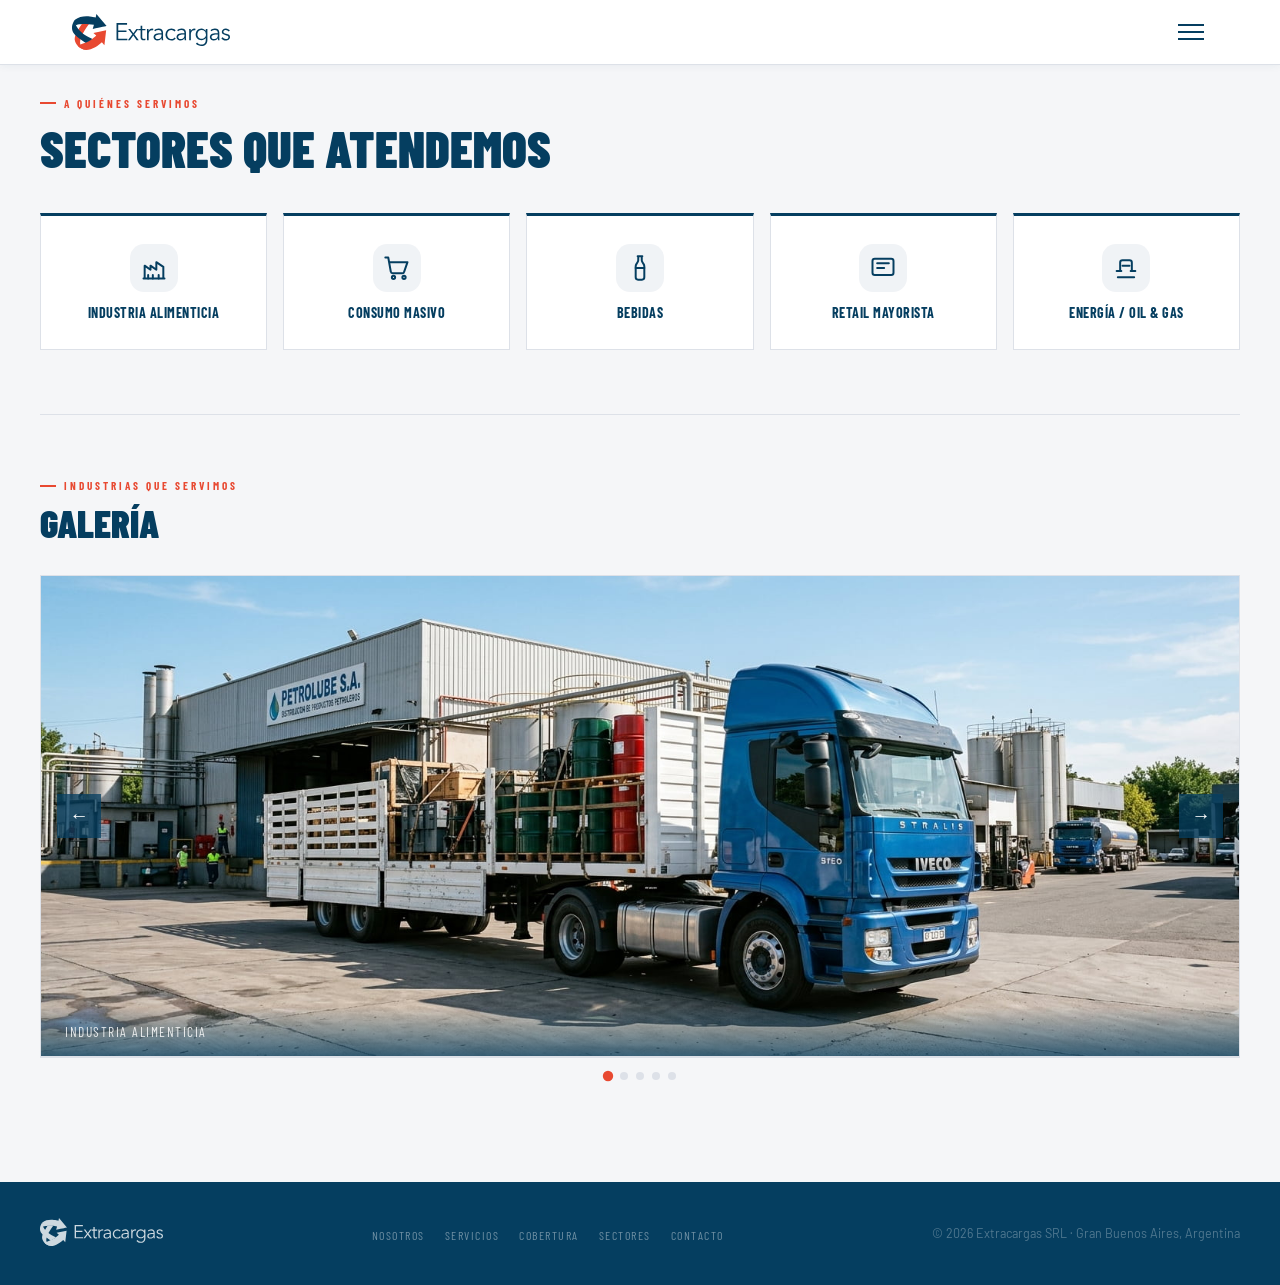
<file: sectores.html>
<!DOCTYPE html>
<html lang="es">
<head>
  <meta charset="UTF-8"/>
  <meta name="viewport" content="width=device-width, initial-scale=1.0"/>
  <meta name="description" content="Transporte de carga para industria alimenticia, consumo masivo, bebidas, retail mayorista y energía. Experiencia en los sectores más exigentes del país."/>
  <title>Transporte para consumo masivo, bebidas y retail | Extracargas</title>

  <!-- SEO -->
  <link rel="canonical" href="https://www.extracargas.com.ar/sectores.html"/>
  <meta property="og:type" content="website"/>
  <meta property="og:title" content="Transporte para consumo masivo, bebidas y retail | Extracargas"/>
  <meta property="og:description" content="Transporte de carga para industria alimenticia, consumo masivo, bebidas, retail mayorista y energía. Experiencia en los sectores más exigentes del país."/>
  <meta property="og:image" content="https://www.extracargas.com.ar/img/og-extracargas.jpg"/>
  <meta property="og:url" content="https://www.extracargas.com.ar/sectores.html"/>
  <meta property="og:locale" content="es_AR"/>
  <meta property="og:site_name" content="Extracargas"/>
  <meta name="twitter:card" content="summary_large_image"/>

  <!-- Favicon -->
  <link rel="icon" type="image/svg+xml" href="img/isologo.svg"/>
  <link rel="icon" type="image/png" href="img/isologo.png"/>

  <!-- Tipografías -->
  <link rel="preconnect" href="https://fonts.googleapis.com"/>
  <link rel="preconnect" href="https://fonts.gstatic.com" crossorigin/>
  <link href="https://fonts.googleapis.com/css2?family=Barlow+Condensed:wght@400;600;700;900&family=Barlow:wght@300;400;500&display=swap" rel="stylesheet"/>

  <!-- Estilos -->
  <link rel="stylesheet" href="css/styles.css"/>
</head>
<body>

  <!-- ══════════════════════════════════════
       NAVBAR
  ══════════════════════════════════════ -->
  <nav class="nav-barra">
    <div class="nav-inner">

      <!-- Logo -->
      <a href="index.html" class="nav-logo">
        <img src="img/logo_horizontal.svg" alt="Extracargas"/>
      </a>

      <!-- Links desktop (ocultos por CSS) -->
      <ul class="nav-enlaces">
        <li><a href="nosotros.html">Nosotros</a></li>
        <li><a href="servicios.html">Servicios</a></li>
        <li><a href="cobertura.html">Cobertura</a></li>
        <li><a href="sectores.html" class="activo">Sectores</a></li>
        <li><a href="contacto.html" class="nav-cta">Cotizar</a></li>
      </ul>

      <!-- Botón hamburguesa + desplegable desktop -->
      <div class="nav-derecha">
        <button class="nav-hamburger" id="hamburger" aria-label="Abrir menú">
          <span></span>
          <span></span>
          <span></span>
        </button>

        <div class="nav-menu-desktop" id="menuDesktop">
          <a href="nosotros.html">Nosotros</a>
          <a href="servicios.html">Servicios</a>
          <a href="cobertura.html">Cobertura</a>
          <a href="sectores.html">Sectores</a>
          <a href="contacto.html" class="nav-cta">Cotizar</a>
        </div>
      </div>

    </div>

    <!-- Menú mobile desplegable -->
    <div class="nav-menu-mobile" id="menuMobile">
      <a href="nosotros.html"  onclick="cerrarMenu()">Nosotros</a>
      <a href="servicios.html" onclick="cerrarMenu()">Servicios</a>
      <a href="cobertura.html" onclick="cerrarMenu()">Cobertura</a>
      <a href="sectores.html"  onclick="cerrarMenu()">Sectores</a>
      <a href="contacto.html"  onclick="cerrarMenu()">Cotizar</a>
    </div>
  </nav>


  <!-- ══════════════════════════════════════
       SECTORES
  ══════════════════════════════════════ -->
  <section id="sectores" class="seccion seccion-fondo-gris">
    <div class="seccion-inner">

      <div class="seccion-label fade-up">A quiénes servimos</div>
      <h2 class="seccion-titulo fade-up">Sectores que atendemos</h2>

      <div class="sectores-grilla fade-up">
        <div class="tarjeta-sector">
          <span class="sector-icono" aria-hidden="true">
            <svg viewBox="0 0 24 24" fill="none" stroke="currentColor" stroke-width="1.7" stroke-linecap="round" stroke-linejoin="round"><path d="M3 21h18M4 21V10l5 3.5V10l5 3.5V7l6 4v10"/><path d="M7 21v-3M11 21v-3M16 21v-3"/></svg>
          </span>
          <span>Industria alimenticia</span>
        </div>
        <div class="tarjeta-sector">
          <span class="sector-icono" aria-hidden="true">
            <svg viewBox="0 0 24 24" fill="none" stroke="currentColor" stroke-width="1.7" stroke-linecap="round" stroke-linejoin="round"><circle cx="9" cy="20" r="1.4"/><circle cx="18" cy="20" r="1.4"/><path d="M2 3h2.5l2.2 12.2a1.5 1.5 0 0 0 1.5 1.3h8.4a1.5 1.5 0 0 0 1.5-1.2L21 7H5.3"/></svg>
          </span>
          <span>Consumo masivo</span>
        </div>
        <div class="tarjeta-sector">
          <span class="sector-icono" aria-hidden="true">
            <svg viewBox="0 0 24 24" fill="none" stroke="currentColor" stroke-width="1.7" stroke-linecap="round" stroke-linejoin="round"><path d="M10 2h4M10.5 2v3.2a3 3 0 0 1-.5 1.7L9 8.5a4 4 0 0 0-.7 2.3V20a2 2 0 0 0 2 2h3.4a2 2 0 0 0 2-2v-9.2a4 4 0 0 0-.7-2.3L14 6.9a3 3 0 0 1-.5-1.7V2"/><path d="M8.3 12h7.4"/></svg>
          </span>
          <span>Bebidas</span>
        </div>
        <div class="tarjeta-sector">
          <span class="sector-icono" aria-hidden="true">
            <svg viewBox="0 0 24 24" fill="none" stroke="currentColor" stroke-width="1.7" stroke-linecap="round" stroke-linejoin="round"><rect x="3" y="4" width="18" height="14" rx="2"/><path d="M7 8h10M7 12h6"/></svg>
          </span>
          <span>Retail mayorista</span>
        </div>
        <div class="tarjeta-sector">
          <span class="sector-icono" aria-hidden="true">
            <svg viewBox="0 0 24 24" fill="none" stroke="currentColor" stroke-width="1.7" stroke-linecap="round" stroke-linejoin="round"><path d="M4 14.5h4M16 14.5h4M7 14.5V7.3a2 2 0 0 1 2-2h6a2 2 0 0 1 2 2v7.2M5 20h14"/><path d="M9 10h6"/></svg>
          </span>
          <span>Energía / Oil & Gas</span>
        </div>
      </div>

      <!-- ── Galería ── -->
      <div class="galeria fade-up">

        <div class="galeria-label">Industrias que servimos</div>
        <h3 class="galeria-titulo">Galería</h3>

        <div class="carrusel" id="carruselSectores">
          <div class="carrusel-pista" id="carruselPistaSectores">

            <div class="carrusel-slide">
              <img src="img/galeria-sectores-01.jpg" alt="Industria alimenticia"/>
              <div class="carrusel-caption">Industria alimenticia</div>
            </div>

            <div class="carrusel-slide">
              <img src="img/galeria-sectores-02.jpg" alt="Consumo masivo"/>
              <div class="carrusel-caption">Consumo masivo</div>
            </div>

            <div class="carrusel-slide">
              <img src="img/galeria-sectores-03.jpg" alt="Bebidas"/>
              <div class="carrusel-caption">Bebidas</div>
            </div>

            <div class="carrusel-slide">
              <img src="img/galeria-sectores-04.jpg" alt="Retail mayorista"/>
              <div class="carrusel-caption">Retail mayorista</div>
            </div>

            <div class="carrusel-slide">
              <img src="img/galeria-sectores-05.jpg" alt="Energía / Oil & Gas"/>
              <div class="carrusel-caption">Energía / Oil &amp; Gas</div>
            </div>

          </div>

          <button class="carrusel-btn prev" id="carruselSectoresPrev" aria-label="Anterior">&#8592;</button>
          <button class="carrusel-btn next" id="carruselSectoresNext" aria-label="Siguiente">&#8594;</button>
        </div>

        <div class="carrusel-puntos" id="carruselPuntosSectores"></div>

      </div>

    </div>
  </section>


  <!-- ══════════════════════════════════════
       FOOTER
  ══════════════════════════════════════ -->
  <footer>
    <div class="footer-inner">

      <a href="index.html" class="footer-logo">
        <img src="img/logo_horizontal.svg" alt="Extracargas" style="filter: brightness(0) invert(1); opacity: .8;"/>
      </a>

      <ul class="footer-enlaces">
        <li><a href="nosotros.html">Nosotros</a></li>
        <li><a href="servicios.html">Servicios</a></li>
        <li><a href="cobertura.html">Cobertura</a></li>
        <li><a href="sectores.html">Sectores</a></li>
        <li><a href="contacto.html">Contacto</a></li>
      </ul>

      <p class="footer-copy">© 2026 Extracargas SRL · Gran Buenos Aires, Argentina</p>

    </div>
  </footer>


  <!-- JavaScript -->
  <script src="js/main.js"></script>

</body>
</html>
</file>
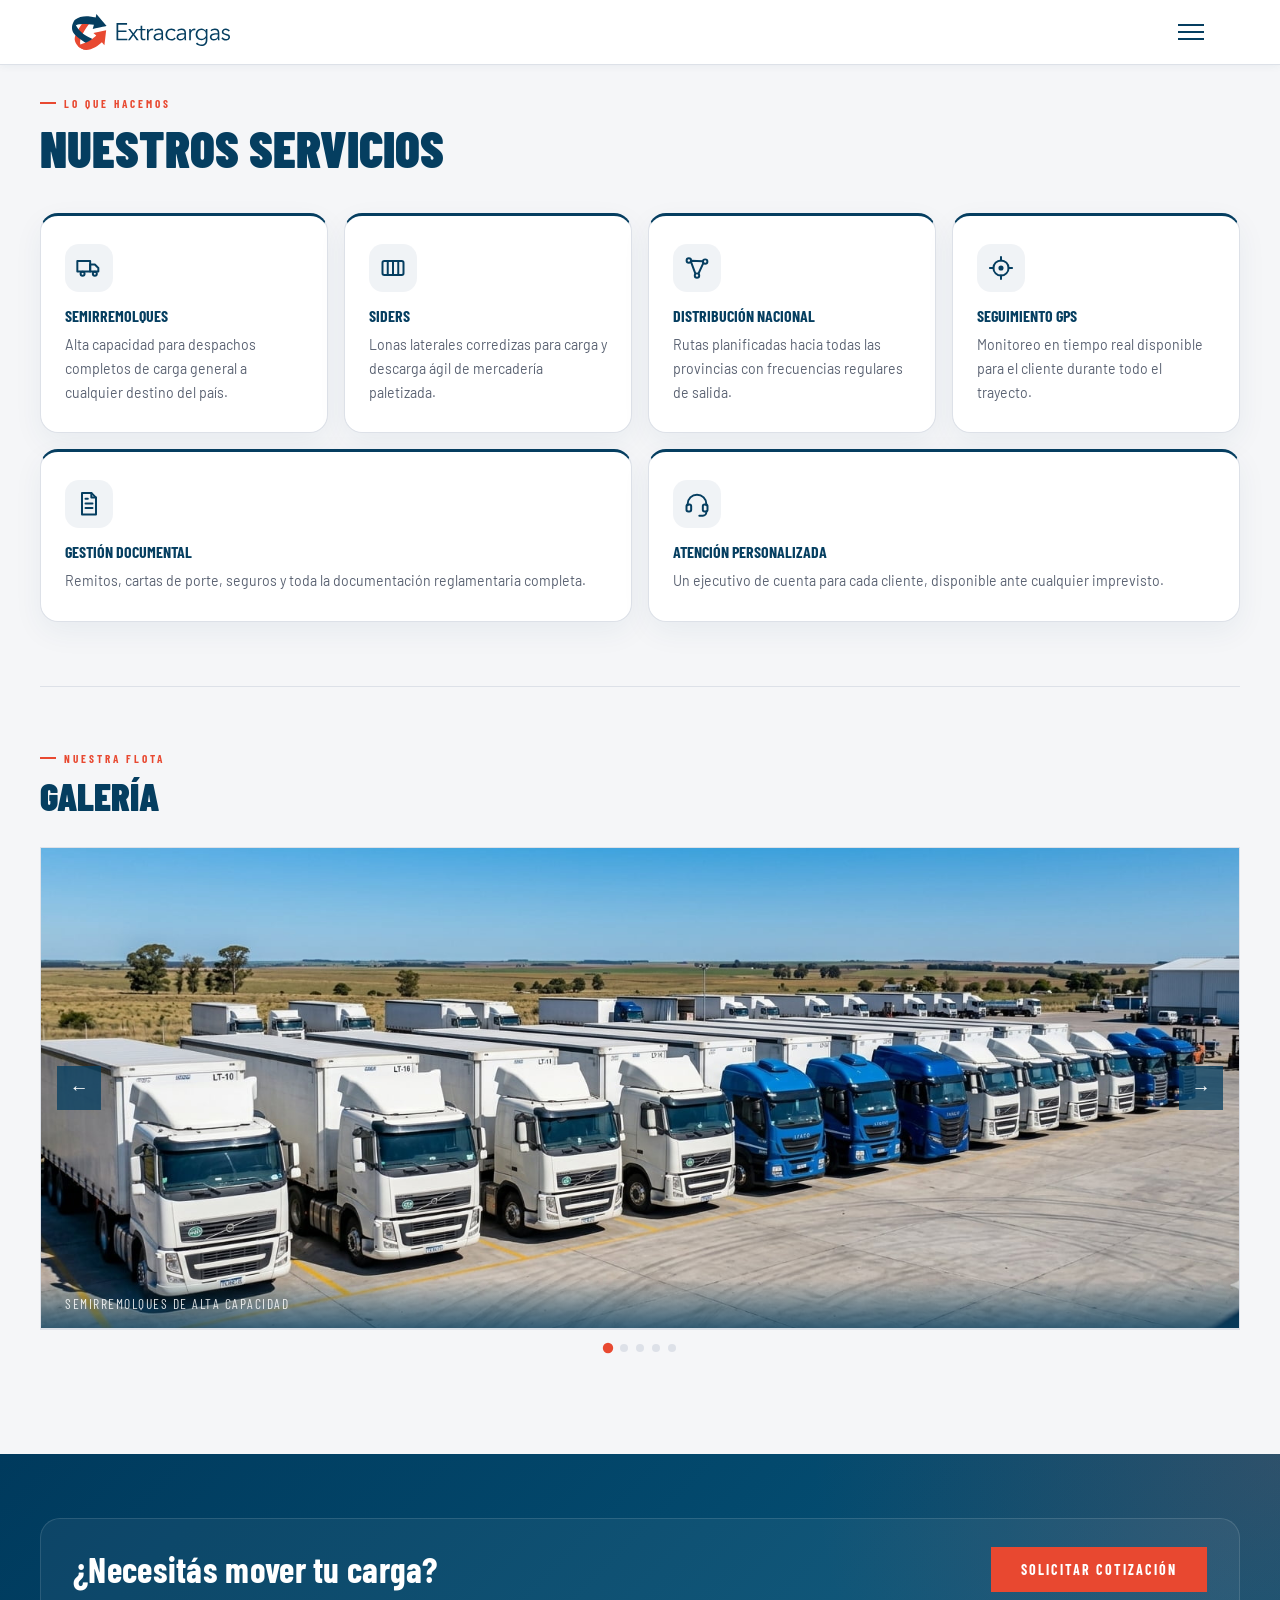
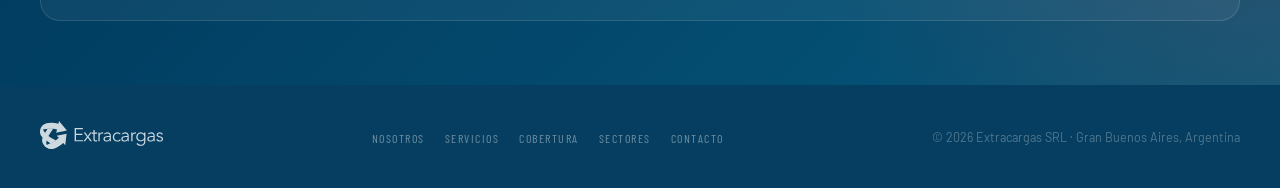
<file: servicios.html>
<!DOCTYPE html>
<html lang="es">
<head>
  <meta charset="UTF-8"/>
  <meta name="viewport" content="width=device-width, initial-scale=1.0"/>
  <meta name="description" content="Semirremolques y siders para carga general. Distribución nacional con salidas regulares, seguimiento GPS en tiempo real y gestión documental."/>
  <title>Semirremolques, siders y seguimiento GPS | Extracargas</title>

  <!-- SEO -->
  <link rel="canonical" href="https://www.extracargas.com.ar/servicios.html"/>
  <meta property="og:type" content="website"/>
  <meta property="og:title" content="Semirremolques, siders y seguimiento GPS | Extracargas"/>
  <meta property="og:description" content="Semirremolques y siders para carga general. Distribución nacional con salidas regulares, seguimiento GPS en tiempo real y gestión documental."/>
  <meta property="og:image" content="https://www.extracargas.com.ar/img/og-extracargas.jpg"/>
  <meta property="og:url" content="https://www.extracargas.com.ar/servicios.html"/>
  <meta property="og:locale" content="es_AR"/>
  <meta property="og:site_name" content="Extracargas"/>
  <meta name="twitter:card" content="summary_large_image"/>

  <!-- Favicon -->
  <link rel="icon" type="image/svg+xml" href="img/isologo.svg"/>
  <link rel="icon" type="image/png" href="img/isologo.png"/>

  <!-- Tipografías -->
  <link rel="preconnect" href="https://fonts.googleapis.com"/>
  <link rel="preconnect" href="https://fonts.gstatic.com" crossorigin/>
  <link href="https://fonts.googleapis.com/css2?family=Barlow+Condensed:wght@400;600;700;900&family=Barlow:wght@300;400;500&display=swap" rel="stylesheet"/>

  <!-- Estilos -->
  <link rel="stylesheet" href="css/styles.css"/>
</head>
<body>

  <!-- ══════════════════════════════════════
       NAVBAR
  ══════════════════════════════════════ -->
  <nav class="nav-barra">
    <div class="nav-inner">

      <!-- Logo -->
      <a href="index.html" class="nav-logo">
        <img src="img/logo_horizontal.svg" alt="Extracargas"/>
      </a>

      <!-- Links desktop (ocultos por CSS) -->
      <ul class="nav-enlaces">
        <li><a href="nosotros.html">Nosotros</a></li>
        <li><a href="servicios.html" class="activo">Servicios</a></li>
        <li><a href="cobertura.html">Cobertura</a></li>
        <li><a href="sectores.html">Sectores</a></li>
        <li><a href="contacto.html" class="nav-cta">Cotizar</a></li>
      </ul>

      <!-- Botón hamburguesa + desplegable desktop -->
      <div class="nav-derecha">
        <button class="nav-hamburger" id="hamburger" aria-label="Abrir menú">
          <span></span>
          <span></span>
          <span></span>
        </button>

        <div class="nav-menu-desktop" id="menuDesktop">
          <a href="nosotros.html">Nosotros</a>
          <a href="servicios.html">Servicios</a>
          <a href="cobertura.html">Cobertura</a>
          <a href="sectores.html">Sectores</a>
          <a href="contacto.html" class="nav-cta">Cotizar</a>
        </div>
      </div>

    </div>

    <!-- Menú mobile desplegable -->
    <div class="nav-menu-mobile" id="menuMobile">
      <a href="nosotros.html"  onclick="cerrarMenu()">Nosotros</a>
      <a href="servicios.html" onclick="cerrarMenu()">Servicios</a>
      <a href="cobertura.html" onclick="cerrarMenu()">Cobertura</a>
      <a href="sectores.html"  onclick="cerrarMenu()">Sectores</a>
      <a href="contacto.html"  onclick="cerrarMenu()">Cotizar</a>
    </div>
  </nav>


  <!-- ══════════════════════════════════════
       SERVICIOS
  ══════════════════════════════════════ -->
  <section id="servicios" class="seccion seccion-fondo-gris">
    <div class="seccion-inner">

      <div class="seccion-label fade-up">Lo que hacemos</div>
      <h2 class="seccion-titulo fade-up">Nuestros servicios</h2>

      <div class="servicios-grilla">
        <div class="tarjeta-servicio fade-up">
          <span class="tarjeta-icono" aria-hidden="true">
            <svg viewBox="0 0 24 24" fill="none" stroke="currentColor" stroke-width="1.7" stroke-linecap="round" stroke-linejoin="round"><path d="M2 6h11v9H2z"/><path d="M13 9h4l3 3v3h-7z"/><circle cx="6.5" cy="17" r="1.7"/><circle cx="17" cy="17" r="1.7"/></svg>
          </span>
          <h3>Semirremolques</h3>
          <p>Alta capacidad para despachos completos de carga general a cualquier destino del país.</p>
        </div>
        <div class="tarjeta-servicio fade-up">
          <span class="tarjeta-icono" aria-hidden="true">
            <svg viewBox="0 0 24 24" fill="none" stroke="currentColor" stroke-width="1.7" stroke-linecap="round" stroke-linejoin="round"><rect x="3" y="6" width="18" height="12" rx="1.5"/><path d="M7.5 6v12M12 6v12M16.5 6v12"/></svg>
          </span>
          <h3>Siders</h3>
          <p>Lonas laterales corredizas para carga y descarga ágil de mercadería paletizada.</p>
        </div>
        <div class="tarjeta-servicio fade-up">
          <span class="tarjeta-icono" aria-hidden="true">
            <svg viewBox="0 0 24 24" fill="none" stroke="currentColor" stroke-width="1.7" stroke-linecap="round" stroke-linejoin="round"><circle cx="5" cy="5.5" r="1.9"/><circle cx="19" cy="6.5" r="1.9"/><circle cx="12" cy="18.5" r="1.9"/><path d="M6.7 6.3 10.6 16.8M17.4 7.8 13.2 16.9M6.8 5.7 17.1 6.3"/></svg>
          </span>
          <h3>Distribución nacional</h3>
          <p>Rutas planificadas hacia todas las provincias con frecuencias regulares de salida.</p>
        </div>
        <div class="tarjeta-servicio fade-up">
          <span class="tarjeta-icono" aria-hidden="true">
            <svg viewBox="0 0 24 24" fill="none" stroke="currentColor" stroke-width="1.7" stroke-linecap="round" stroke-linejoin="round"><circle cx="12" cy="12" r="6.5"/><path d="M12 2.5v3M12 18.5v3M2.5 12h3M18.5 12h3"/><circle cx="12" cy="12" r="2.2" fill="currentColor" stroke="none"/></svg>
          </span>
          <h3>Seguimiento GPS</h3>
          <p>Monitoreo en tiempo real disponible para el cliente durante todo el trayecto.</p>
        </div>
        <div class="tarjeta-servicio fade-up">
          <span class="tarjeta-icono" aria-hidden="true">
            <svg viewBox="0 0 24 24" fill="none" stroke="currentColor" stroke-width="1.7" stroke-linecap="round" stroke-linejoin="round"><path d="M6 2.5h8l4 4V21H6z"/><path d="M14 2.5V6.5h4"/><path d="M9 11.5h6M9 15.5h6M9 7.5h2"/></svg>
          </span>
          <h3>Gestión documental</h3>
          <p>Remitos, cartas de porte, seguros y toda la documentación reglamentaria completa.</p>
        </div>
        <div class="tarjeta-servicio fade-up">
          <span class="tarjeta-icono" aria-hidden="true">
            <svg viewBox="0 0 24 24" fill="none" stroke="currentColor" stroke-width="1.7" stroke-linecap="round" stroke-linejoin="round"><path d="M4 13v-1a8 8 0 0 1 16 0v1"/><rect x="3" y="12.5" width="4" height="6" rx="1.5"/><rect x="17" y="12.5" width="4" height="6" rx="1.5"/><path d="M20 18.5v.5a3 3 0 0 1-3 3h-3"/></svg>
          </span>
          <h3>Atención personalizada</h3>
          <p>Un ejecutivo de cuenta para cada cliente, disponible ante cualquier imprevisto.</p>
        </div>
      </div>

      <!-- ── Galería ── -->
      <div class="galeria fade-up">

        <div class="galeria-label">Nuestra flota</div>
        <h3 class="galeria-titulo">Galería</h3>

        <div class="carrusel" id="carrusel">
          <div class="carrusel-pista" id="carruselPista">

            <div class="carrusel-slide">
              <img src="img/galeria-01.jpg" alt="Semirremolque Extracargas"/>
              <div class="carrusel-caption">Semirremolques de alta capacidad</div>
            </div>

            <div class="carrusel-slide">
              <img src="img/galeria-02.jpg" alt="Sider Extracargas"/>
              <div class="carrusel-caption">Siders con lonas laterales corredizas</div>
            </div>

            <div class="carrusel-slide">
              <img src="img/galeria-03.jpg" alt="Carga paletizada"/>
              <div class="carrusel-caption">Carga paletizada lista para despacho</div>
            </div>

            <div class="carrusel-slide">
              <img src="img/galeria-04.jpg" alt="Operaciones en ruta"/>
              <div class="carrusel-caption">Operaciones en ruta hacia el NOA</div>
            </div>

            <div class="carrusel-slide">
              <img src="img/galeria-05.jpg" alt="Flota Extracargas"/>
              <div class="carrusel-caption">Flota propia bajo estrictos estándares operativos</div>
            </div>

          </div>

          <button class="carrusel-btn prev" id="carruselPrev" aria-label="Anterior">&#8592;</button>
          <button class="carrusel-btn next" id="carruselNext" aria-label="Siguiente">&#8594;</button>
        </div>

        <div class="carrusel-puntos" id="carruselPuntos"></div>

      </div>

    </div>
  </section>


  <section class="cta-band" aria-label="CTA final">
    <div class="cta-band-inner">
      <h2>¿Necesitás mover tu carga?</h2>
      <a href="contacto.html" class="btn-rojo">Solicitar cotización</a>
    </div>
  </section>

  <!-- ══════════════════════════════════════
       FOOTER
  ══════════════════════════════════════ -->
  <footer>
    <div class="footer-inner">

      <a href="index.html" class="footer-logo">
        <img src="img/logo_horizontal.svg" alt="Extracargas" style="filter: brightness(0) invert(1); opacity: .8;"/>
      </a>

      <ul class="footer-enlaces">
        <li><a href="nosotros.html">Nosotros</a></li>
        <li><a href="servicios.html">Servicios</a></li>
        <li><a href="cobertura.html">Cobertura</a></li>
        <li><a href="sectores.html">Sectores</a></li>
        <li><a href="contacto.html">Contacto</a></li>
      </ul>

      <p class="footer-copy">© 2026 Extracargas SRL · Gran Buenos Aires, Argentina</p>

    </div>
  </footer>


  <!-- JavaScript -->
  <script src="js/main.js"></script>

</body>
</html>
</file>
<file: css/styles.css>
/* ============================================================
   EXTRACARGAS — styles.css
   Colores de marca: #e84931 (rojo) · #053e60 (azul marino)
   ============================================================ */

/* ── Variables ── */
:root {
  --color-rojo:        #e84931;
  --color-rojo-hover:  #c22415;
  --color-azul:        #053e60;
  --color-azul-hover:  #0a5a8a;
  --color-cta-azul:    #003A5D;
  --color-cta-rojo:    #E84830;
  --color-cta-rojo-hover: #c63b24;
  --color-blanco:      #ffffff;
  --color-fondo:       #f5f6f8;
  --color-borde:       #dde1e8;
  --color-texto:       #111827;
  --color-texto-suave: #5a6272;
}

/* ── Sticky footer ── */
body {
  min-height: 100vh;
  display: flex;
  flex-direction: column;
}

.seccion {
  flex: 1;
}

.seccion {
  flex: 1;
}

.seccion {
  flex: 1;
}

/* ── Reset ── */
*, *::before, *::after {
  box-sizing: border-box;
  margin: 0;
  padding: 0;
}

html { scroll-behavior: smooth; }

body {
  font-family: 'Barlow', sans-serif;
  background: var(--color-blanco);
  color: var(--color-texto);
  overflow-x: hidden;
}

/* ── Menú desplegable desktop ── */
.nav-derecha {
  position: relative;
}

.nav-menu-desktop {
  display: none;
  position: absolute;
  top: 100%;
  right: 0;
  background: #053e60;
  min-width: 200px;
  border-radius: 4px;
  box-shadow: 0 8px 24px rgba(0,0,0,0.2);
  z-index: 200;
  overflow: hidden;
}

.nav-menu-desktop.abierto {
  display: block;
}

.nav-menu-desktop a {
  display: block;
  padding: 14px 24px;
  color: rgba(255,255,255,0.85);
  text-decoration: none;
  font-family: 'Barlow Condensed', sans-serif;
  font-size: 15px;
  letter-spacing: 0.5px;
  border-bottom: 1px solid rgba(255,255,255,0.08);
  transition: background 0.2s;
}

.nav-menu-desktop a:last-child {
  border-bottom: none;
}

.nav-menu-desktop a:hover {
  background: rgba(255,255,255,0.08);
  color: #fff;
}

.nav-menu-desktop a.nav-cta {
  background: #e84931;
  color: #fff;
  text-align: center;
  font-weight: 600;
}

.nav-menu-desktop a.nav-cta:hover {
  background: #d03d28;
}

/* ============================================================
   NAVBAR
   ============================================================ */
.nav-barra {
  background: var(--color-blanco);
  border-bottom: 1px solid var(--color-borde);
  box-shadow: 0 1px 8px rgba(5, 62, 96, .06);
  position: fixed;
  top: 0; left: 0; right: 0;
  z-index: 100;
}

.nav-inner {
  max-width: 1200px;
  margin: 0 auto;
  padding: 0 32px;
  height: 64px;
  display: flex;
  align-items: center;
  justify-content: space-between;
}

.nav-logo img {
  height: 36px;
  width: auto;
  display: block;
}

.nav-enlaces {
  display: flex;
  gap: 28px;
  list-style: none;
  align-items: center;
}

.nav-enlaces a {
  font-family: 'Barlow Condensed', sans-serif;
  font-weight: 600;
  font-size: .88rem;
  letter-spacing: 1.5px;
  text-transform: uppercase;
  color: var(--color-azul);
  text-decoration: none;
  transition: color .2s;
}

.nav-enlaces a:hover { color: var(--color-rojo); }

.nav-cta {
  font-family: 'Barlow Condensed', sans-serif;
  font-weight: 700;
  font-size: .82rem;
  letter-spacing: 1.5px;
  text-transform: uppercase;
  padding: 9px 22px;
  background: var(--color-rojo);
  color: var(--color-blanco) !important;
  text-decoration: none;
  transition: background .2s;
}

.nav-cta:hover { background: var(--color-rojo-hover) !important; }

/* Hamburger */
.nav-hamburger {
  display: none;
  flex-direction: column;
  gap: 5px;
  cursor: pointer;
  background: none;
  border: none;
  padding: 4px;
}

.nav-hamburger span {
  display: block;
  width: 26px;
  height: 2px;
  background: var(--color-azul);
  transition: transform .3s, opacity .3s;
}

.nav-hamburger.abierto span:nth-child(1) { transform: translateY(7px) rotate(45deg); }
.nav-hamburger.abierto span:nth-child(2) { opacity: 0; }
.nav-hamburger.abierto span:nth-child(3) { transform: translateY(-7px) rotate(-45deg); }

.nav-menu-mobile {
  display: none;
  flex-direction: column;
  background: var(--color-blanco);
  border-top: 1px solid var(--color-borde);
  padding: 8px 32px 24px;
}

.nav-menu-mobile.abierto { display: flex; }

.nav-menu-mobile a {
  font-family: 'Barlow Condensed', sans-serif;
  font-weight: 600;
  font-size: 1.1rem;
  letter-spacing: 1.5px;
  text-transform: uppercase;
  color: var(--color-azul);
  text-decoration: none;
  padding: 14px 0;
  border-bottom: 1px solid var(--color-borde);
  transition: color .2s;
}

.nav-menu-mobile a:last-child { border-bottom: none; }
.nav-menu-mobile a:hover { color: var(--color-rojo); }

/* ============================================================
   HERO
   ============================================================ */
.hero {
  background: var(--color-azul);
  padding: 120px 32px 72px;
  position: relative;
  overflow: hidden;
  min-height: 100vh;
  display: flex;
  align-items: center;
}

/* Patrón de líneas diagonales */
.hero::before {
  content: '';
  position: absolute;
  inset: 0;
  background-image: repeating-linear-gradient(
    -60deg,
    transparent,
    transparent 40px,
    rgba(255, 255, 255, .022) 40px,
    rgba(255, 255, 255, .022) 41px
  );
  pointer-events: none;
}


.hero-inner {
  max-width: 1200px;
  margin: 0 auto;
  width: 100%;
  position: relative;
  z-index: 1;
  display: flex;
  flex-direction: row;
  align-items: center;
  gap: 48px;
}

.hero-logo img {
  height: 48px;
  width: auto;
  display: block;
}

.hero-tag {
  display: inline-flex;
  align-items: center;
  gap: 10px;
  font-family: 'Barlow Condensed', sans-serif;
  font-size: .72rem;
  letter-spacing: 3px;
  text-transform: uppercase;
  color: rgba(255, 255, 255, .5);
}

.hero-tag::before {
  content: '';
  display: block;
  width: 22px;
  height: 2px;
  background: var(--color-rojo);
}

.hero-titulo {
  font-family: 'Barlow Condensed', sans-serif;
  font-weight: 900;
  font-size: clamp(3rem, 8vw, 5.5rem);
  line-height: .93;
  text-transform: uppercase;
  color: var(--color-blanco);
  letter-spacing: -.5px;
}

.hero-titulo .acento { color: var(--color-rojo); }

.hero-subtitulo {
  font-size: 1rem;
  font-weight: 300;
  color: rgba(255, 255, 255, .68);
  max-width: 480px;
  line-height: 1.75;
}

.hero-botones {
  display: flex;
  flex-wrap: wrap;
  gap: 12px;
}

/* Estadísticas */
.hero-stats {
  display: flex;
  flex-wrap: nowrap;
  gap: 28px;
  padding-top: 24px;
  border-top: 1px solid rgba(255, 255, 255, .1);
  margin-top: 8px;
}

.stat-numero {
  font-family: 'Barlow Condensed', sans-serif;
  font-weight: 900;
  font-size: 2.2rem;
  color: var(--color-blanco);
  line-height: 1;
}

.stat-numero span { color: var(--color-rojo); }

.stat-etiqueta {
  font-size: .68rem;
  letter-spacing: 2px;
  text-transform: uppercase;
  color: rgba(255, 255, 255, .42);
  margin-top: 4px;
}

/* ============================================================
   BOTONES
   ============================================================ */
.btn-rojo {
  display: inline-block;
  font-family: 'Barlow Condensed', sans-serif;
  font-weight: 700;
  font-size: .88rem;
  letter-spacing: 2px;
  text-transform: uppercase;
  padding: 12px 28px;
  background: var(--color-rojo);
  color: var(--color-blanco);
  border: 2px solid var(--color-rojo);
  cursor: pointer;
  text-decoration: none;
  transition: background .2s, border-color .2s, transform .2s;
}

.btn-rojo:hover {
  background: var(--color-rojo-hover);
  border-color: var(--color-rojo-hover);
  transform: translateY(-2px);
}

.btn-ghost-blanco {
  display: inline-block;
  font-family: 'Barlow Condensed', sans-serif;
  font-weight: 700;
  font-size: .88rem;
  letter-spacing: 2px;
  text-transform: uppercase;
  padding: 12px 28px;
  background: transparent;
  color: rgba(255, 255, 255, .8);
  border: 2px solid rgba(255, 255, 255, .3);
  cursor: pointer;
  text-decoration: none;
  transition: border-color .2s, color .2s;
}

.btn-ghost-blanco:hover {
  border-color: rgba(255, 255, 255, .7);
  color: var(--color-blanco);
}

.btn-ghost-azul {
  display: inline-block;
  font-family: 'Barlow Condensed', sans-serif;
  font-weight: 700;
  font-size: .88rem;
  letter-spacing: 2px;
  text-transform: uppercase;
  padding: 12px 28px;
  background: transparent;
  color: var(--color-azul);
  border: 2px solid var(--color-azul);
  cursor: pointer;
  text-decoration: none;
  transition: background .2s, color .2s;
}

.btn-ghost-azul:hover {
  background: var(--color-azul);
  color: var(--color-blanco);
}

/* ============================================================
   SECCIÓN BASE
   ============================================================ */
.seccion {
  padding: 88px 32px;
}

.seccion-fondo-gris { background: var(--color-fondo); }

.seccion-inner {
  max-width: 1200px;
  margin: 0 auto;
}

.seccion-label {
  display: inline-flex;
  align-items: center;
  gap: 8px;
  font-family: 'Barlow Condensed', sans-serif;
  font-weight: 700;
  font-size: .7rem;
  letter-spacing: 3px;
  text-transform: uppercase;
  color: var(--color-rojo);
  margin-bottom: 12px;
}

.seccion-label::before {
  content: '';
  display: block;
  width: 16px;
  height: 2px;
  background: var(--color-rojo);
}

.seccion-titulo {
  font-family: 'Barlow Condensed', sans-serif;
  font-weight: 900;
  font-size: clamp(2rem, 4vw, 3.2rem);
  text-transform: uppercase;
  color: var(--color-azul);
  line-height: 1;
  margin-bottom: 40px;
}

/* Divisor */
.divisor {
  height: 1px;
  background: linear-gradient(90deg, var(--color-rojo) 0%, var(--color-azul) 50%, transparent 100%);
}

/* ============================================================
   NOSOTROS
   ============================================================ */
.nosotros-grilla {
  display: flex;
  flex-wrap: wrap;
  gap: 64px;
  align-items: flex-start;
}

.nosotros-texto { flex: 1 1 320px; }

.nosotros-texto p {
  font-size: .95rem;
  color: var(--color-texto-suave);
  line-height: 1.85;
  margin-bottom: 14px;
}

.nosotros-texto p strong {
  color: var(--color-texto);
  font-weight: 500;
}

.nosotros-valores { flex: 1 1 260px; }

.valor-item {
  display: flex;
  gap: 16px;
  padding: 18px 0;
  border-bottom: 1px solid var(--color-borde);
}

.valor-item:first-child { border-top: 1px solid var(--color-borde); }

.valor-numero {
  font-family: 'Barlow Condensed', sans-serif;
  font-weight: 900;
  font-size: .95rem;
  color: var(--color-rojo);
  min-width: 28px;
  padding-top: 2px;
}

.valor-cuerpo h4 {
  font-family: 'Barlow Condensed', sans-serif;
  font-weight: 700;
  font-size: .95rem;
  text-transform: uppercase;
  color: var(--color-azul);
  margin-bottom: 4px;
}

.valor-cuerpo p {
  font-size: .88rem;
  color: var(--color-texto-suave);
  line-height: 1.65;
}

/* ============================================================
   SERVICIOS
   ============================================================ */
.servicios-grilla {
  display: flex;
  flex-wrap: wrap;
  gap: 16px;
}

.tarjeta-servicio {
  flex: 1 1 260px;
  background: var(--color-blanco);
  border: 1px solid var(--color-borde);
  border-top: 3px solid var(--color-azul);
  border-radius: 18px;
  padding: 28px 24px;
  box-shadow: 0 10px 30px rgba(5, 62, 96, .06);
  transition: border-top-color .25s, box-shadow .25s, transform .2s, background-color .2s;
}

.tarjeta-servicio:hover {
  border-top-color: var(--color-rojo);
  box-shadow: 0 16px 40px rgba(5, 62, 96, .12);
  transform: translateY(-3px);
}

.tarjeta-icono {
  color: var(--color-azul);
  line-height: 0;
  margin-bottom: 14px;
  display: inline-flex;
  align-items: center;
  justify-content: center;
  width: 48px;
  height: 48px;
  padding: 10px;
  border-radius: 14px;
  background: rgba(5, 62, 96, .06);
}

.tarjeta-icono svg {
  width: 28px;
  height: 28px;
  display: block;
}

.tarjeta-servicio:hover .tarjeta-icono {
  color: var(--color-rojo);
  background: rgba(232, 73, 49, .08);
}

.tarjeta-servicio h3 {
  font-family: 'Barlow Condensed', sans-serif;
  font-weight: 700;
  font-size: 1rem;
  text-transform: uppercase;
  color: var(--color-azul);
  margin-bottom: 8px;
}

.tarjeta-servicio p {
  font-size: .88rem;
  color: var(--color-texto-suave);
  line-height: 1.7;
}

/* ============================================================
   GALERÍA — CARRUSEL
   ============================================================ */
.galeria {
  margin-top: 64px;
  padding-top: 56px;
  border-top: 1px solid var(--color-borde);
}

.galeria-label {
  display: inline-flex;
  align-items: center;
  gap: 8px;
  font-family: 'Barlow Condensed', sans-serif;
  font-weight: 700;
  font-size: .7rem;
  letter-spacing: 3px;
  text-transform: uppercase;
  color: var(--color-rojo);
  margin-bottom: 12px;
}

.galeria-label::before {
  content: '';
  display: block;
  width: 16px;
  height: 2px;
  background: var(--color-rojo);
}

.galeria-titulo {
  font-family: 'Barlow Condensed', sans-serif;
  font-weight: 900;
  font-size: clamp(1.6rem, 3vw, 2.4rem);
  text-transform: uppercase;
  color: var(--color-azul);
  line-height: 1;
  margin-bottom: 32px;
}

.carrusel {
  position: relative;
  overflow: hidden;
  background: var(--color-fondo);
  border: 1px solid var(--color-borde);
}

.carrusel-pista {
  display: flex;
  transition: transform 0.4s ease;
}

.carrusel-slide {
  min-width: 100%;
  position: relative;
}

.carrusel-slide img {
  width: 100%;
  height: 480px;
  object-fit: cover;
  display: block;
}

.carrusel-caption {
  position: absolute;
  bottom: 0;
  left: 0;
  right: 0;
  padding: 16px 24px;
  background: linear-gradient(transparent, rgba(5, 62, 96, 0.75));
  font-family: 'Barlow Condensed', sans-serif;
  font-size: .85rem;
  letter-spacing: 1.5px;
  text-transform: uppercase;
  color: rgba(255,255,255,0.85);
}

.carrusel-btn {
  position: absolute;
  top: 50%;
  transform: translateY(-50%);
  background: rgba(5, 62, 96, 0.75);
  border: none;
  color: #fff;
  width: 44px;
  height: 44px;
  cursor: pointer;
  font-size: 1.2rem;
  display: flex;
  align-items: center;
  justify-content: center;
  transition: background 0.2s;
  z-index: 10;
}

.carrusel-btn:hover { background: var(--color-rojo); }
.carrusel-btn.prev { left: 16px; }
.carrusel-btn.next { right: 16px; }

.carrusel-puntos {
  display: flex;
  justify-content: center;
  gap: 8px;
  padding: 14px 0;
  background: var(--color-fondo);
  border-top: 1px solid var(--color-borde);
}

.carrusel-punto {
  width: 8px;
  height: 8px;
  border-radius: 50%;
  background: var(--color-borde);
  border: none;
  cursor: pointer;
  transition: background 0.2s, transform 0.2s;
}

.carrusel-punto.activo {
  background: var(--color-rojo);
  transform: scale(1.3);
}

@media (max-width: 768px) {
  .carrusel-slide img { height: 240px; }
  .carrusel-btn { width: 36px; height: 36px; font-size: 1rem; }
}

/* ============================================================
   COBERTURA
   ============================================================ */
.cobertura-grilla {
  display: flex;
  flex-wrap: wrap;
  gap: 56px;
  align-items: flex-start;
}

.cobertura-info { flex: 1 1 280px; }

.cobertura-info p {
  font-size: .95rem;
  color: var(--color-texto-suave);
  line-height: 1.85;
  margin-bottom: 16px;
}

.cobertura-info p strong { color: var(--color-texto); }

/* Grilla de regiones */
.region-grilla {
  flex: 1 1 520px;
  display: grid;
  grid-template-columns: repeat(3, 1fr);
  gap: 12px;
  align-content: start;
}

.region-card {
  background: var(--color-blanco);
  border: 1px solid var(--color-borde);
  border-top: 2px solid var(--color-azul);
  border-radius: 0 0 6px 6px;
  padding: 14px 16px;
}

.region-card.noa {
  border-top-color: var(--color-rojo);
  background: rgba(232, 73, 49, .04);
}

.region-card-titulo {
  font-family: 'Barlow Condensed', sans-serif;
  font-weight: 700;
  font-size: .82rem;
  text-transform: uppercase;
  letter-spacing: 1px;
  color: var(--color-azul);
  display: flex;
  align-items: center;
  gap: 8px;
  flex-wrap: wrap;
  margin-bottom: 7px;
}

.region-card.noa .region-card-titulo { color: var(--color-rojo); }

.region-badge {
  font-family: 'Barlow Condensed', sans-serif;
  font-weight: 700;
  font-size: .62rem;
  letter-spacing: .5px;
  text-transform: uppercase;
  color: var(--color-rojo);
  background: rgba(232, 73, 49, .1);
  padding: 2px 8px;
  border-radius: 999px;
}

.region-card-provincias {
  font-size: .85rem;
  color: var(--color-texto-suave);
  line-height: 1.65;
}

/* ============================================================
   SECTORES
   ============================================================ */
.sectores-grilla {
  display: flex;
  flex-wrap: wrap;
  gap: 16px;
}

.tarjeta-sector {
  flex: 1 1 160px;
  background: var(--color-blanco);
  border: 1px solid var(--color-borde);
  border-top: 3px solid var(--color-azul);
  padding: 28px 16px;
  display: flex;
  flex-direction: column;
  align-items: center;
  text-align: center;
  gap: 12px;
  transition: border-top-color .25s, box-shadow .25s, transform .2s;
}

.tarjeta-sector:hover {
  border-top-color: var(--color-rojo);
  box-shadow: 0 8px 24px rgba(232, 73, 49, .08);
  transform: translateY(-3px);
}

.sector-icono {
  color: var(--color-azul);
  line-height: 0;
  display: inline-flex;
  align-items: center;
  justify-content: center;
  width: 48px;
  height: 48px;
  padding: 10px;
  border-radius: 14px;
  background: rgba(5, 62, 96, .06);
}

.sector-icono svg {
  width: 28px;
  height: 28px;
  display: block;
}

.tarjeta-sector:hover .sector-icono {
  color: var(--color-rojo);
  background: rgba(232, 73, 49, .08);
}

.tarjeta-sector span {
  font-family: 'Barlow Condensed', sans-serif;
  font-weight: 700;
  font-size: .88rem;
  text-transform: uppercase;
  letter-spacing: .5px;
  color: var(--color-azul);
  transition: color .2s;
}

.tarjeta-sector:hover span { color: var(--color-rojo); }

/* ============================================================
   CONTACTO
   ============================================================ */
.contacto-grilla {
  display: flex;
  flex-wrap: wrap;
  gap: 64px;
}

.contacto-info { flex: 1 1 260px; }

.contacto-info > p {
  font-size: .95rem;
  color: var(--color-texto-suave);
  line-height: 1.85;
  margin-bottom: 28px;
}

.dato-contacto {
  display: flex;
  gap: 14px;
  margin-bottom: 18px;
  align-items: flex-start;
}

.dato-icono {
  font-size: 1rem;
  min-width: 22px;
  margin-top: 2px;
}

.dato-etiqueta {
  font-family: 'Barlow Condensed', sans-serif;
  font-weight: 700;
  font-size: .68rem;
  letter-spacing: 2.5px;
  text-transform: uppercase;
  color: var(--color-rojo);
  margin-bottom: 3px;
}

.dato-valor {
  font-size: .9rem;
  color: var(--color-texto-suave);
  text-decoration: none;
  line-height: 1.5;
}

a.dato-valor:hover { color: var(--color-rojo); }

/* Formulario */
.contacto-formulario { flex: 1 1 300px; }

.form-fila {
  display: flex;
  flex-wrap: wrap;
  gap: 14px;
  margin-bottom: 14px;
}

.form-grupo {
  flex: 1 1 180px;
  display: flex;
  flex-direction: column;
  gap: 6px;
}

.form-grupo-completo { flex: 1 1 100%; }

.form-etiqueta {
  font-family: 'Barlow Condensed', sans-serif;
  font-weight: 700;
  font-size: .68rem;
  letter-spacing: 2px;
  text-transform: uppercase;
  color: var(--color-azul);
}

.form-input,
.form-select,
.form-textarea {
  background: var(--color-fondo);
  border: 1px solid var(--color-borde);
  color: var(--color-texto);
  padding: 10px 14px;
  font-family: 'Barlow', sans-serif;
  font-size: .9rem;
  width: 100%;
  outline: none;
  transition: border-color .2s, box-shadow .2s;
}

.form-input::placeholder,
.form-textarea::placeholder {
  color: #b0b8c8;
}

.form-input:focus,
.form-select:focus,
.form-textarea:focus {
  border-color: var(--color-azul);
  box-shadow: 0 0 0 3px rgba(5, 62, 96, .07);
}

.form-textarea {
  resize: vertical;
  min-height: 110px;
}

.form-enviar {
  margin-top: 20px;
}

.form-enviar .btn-rojo {
  width: 100%;
  text-align: center;
  border: none;
  cursor: pointer;
  font-size: .88rem;
  padding: 13px;
}

.form-exito {
  display: none;
  margin-top: 14px;
  padding: 16px;
  background: rgba(5, 62, 96, .06);
  border: 1px solid var(--color-azul);
  color: var(--color-azul);
  font-size: .9rem;
  text-align: center;
  line-height: 1.6;
}

/* ============================================================
   CTA BAND
   ============================================================ */
.cta-band {
  background: linear-gradient(135deg, var(--color-cta-azul) 0%, #06577c 100%);
  padding: 64px 32px;
  position: relative;
  overflow: hidden;
}

.cta-band::before {
  content: '';
  position: absolute;
  inset: 0;
  background: radial-gradient(circle at top right, rgba(232, 73, 49, .18), transparent 36%);
  pointer-events: none;
}

.cta-band-inner {
  position: relative;
  z-index: 1;
  max-width: 1200px;
  margin: 0 auto;
  display: flex;
  flex-wrap: wrap;
  align-items: center;
  justify-content: space-between;
  gap: 20px;
  background: rgba(255, 255, 255, .05);
  border: 1px solid rgba(255, 255, 255, .12);
  border-radius: 20px;
  padding: 28px 32px;
}

.cta-band h2 {
  font-family: 'Barlow Condensed', sans-serif;
  font-weight: 700;
  font-size: clamp(1.6rem, 3vw, 2.2rem);
  line-height: 1.1;
  color: var(--color-blanco);
  letter-spacing: .3px;
  max-width: 560px;
}

.cta-band .btn-rojo {
  background: var(--color-cta-rojo);
  border-color: var(--color-cta-rojo);
}

.cta-band .btn-rojo:hover {
  background: var(--color-cta-rojo-hover);
  border-color: var(--color-cta-rojo-hover);
}

/* ============================================================
   FOOTER
   ============================================================ */
footer {
  background: var(--color-azul);
  padding: 36px 32px;
}

.footer-inner {
  max-width: 1200px;
  margin: 0 auto;
  display: flex;
  flex-wrap: wrap;
  gap: 20px;
  justify-content: space-between;
  align-items: center;
}

.footer-logo img {
  height: 28px;
  width: auto;
  /* El azul del logo se convierte a blanco sobre fondo azul */
  filter: brightness(0) invert(1);
  opacity: .8;
}

/* Restaurar el rojo del logo que no debe invertirse */
.footer-logo img { filter: none; }

.footer-enlaces {
  display: flex;
  gap: 20px;
  flex-wrap: wrap;
  list-style: none;
}

.footer-enlaces a {
  font-family: 'Barlow Condensed', sans-serif;
  font-size: .75rem;
  letter-spacing: 1.5px;
  text-transform: uppercase;
  color: rgba(255, 255, 255, .42);
  text-decoration: none;
  transition: color .2s;
}

.footer-enlaces a:hover { color: var(--color-rojo); }

.footer-copy {
  font-size: .78rem;
  color: rgba(255, 255, 255, .3);
}

/* ============================================================
   ANIMACIONES SCROLL
   ============================================================ */
.fade-up {
  opacity: 0;
  transform: translateY(24px);
  transition: opacity .6s ease, transform .6s ease;
}

.fade-up.visible {
  opacity: 1;
  transform: translateY(0);
}

/* ============================================================
   RESPONSIVE — MOBILE
   ============================================================ */
/* Hamburger siempre visible, links directos siempre ocultos */
.nav-enlaces { display: none !important; }
.nav-hamburger { display: flex !important; }

@media (max-width: 768px) {
  .nav-hamburger { display: flex; }

  .seccion { padding: 64px 20px; }
  .hero { padding: 100px 20px 60px; min-height: auto; }

  .hero-logo img { height: 38px; }
  .hero-titulo { letter-spacing: -.3px; }
  .hero-stats { gap: 24px; }

  .nosotros-grilla,
  .cobertura-grilla,
  .contacto-grilla { gap: 40px; }

  .region-grilla { grid-template-columns: 1fr; }

  .footer-inner { flex-direction: column; text-align: center; }
  .footer-enlaces { justify-content: center; }
}

@media (max-width: 480px) {
  .hero-botones { flex-direction: column; }
  .btn-rojo,
  .btn-ghost-blanco,
  .btn-ghost-azul { text-align: center; }
}

/* ============================================================
   HERO — layout dos columnas con animación
   ============================================================ */
.hero-contenido {
  flex: 1 1 0;
  min-width: 0;
  display: flex;
  flex-direction: column;
  gap: 24px;
}

.hero-animacion {
  flex: 0 0 560px;
  width: 560px;
  display: flex;
  align-items: center;
  justify-content: center;
  opacity: 0.92;
}

/* Mobile: una sola columna, animación debajo */
@media (max-width: 900px) {
  .hero-inner {
    flex-direction: column;
  }
  .hero-animacion {
    flex: 0 0 auto;
    width: 100%;
    max-width: 420px;
    margin: 0 auto;
    display: flex;
  }
}
</file>
